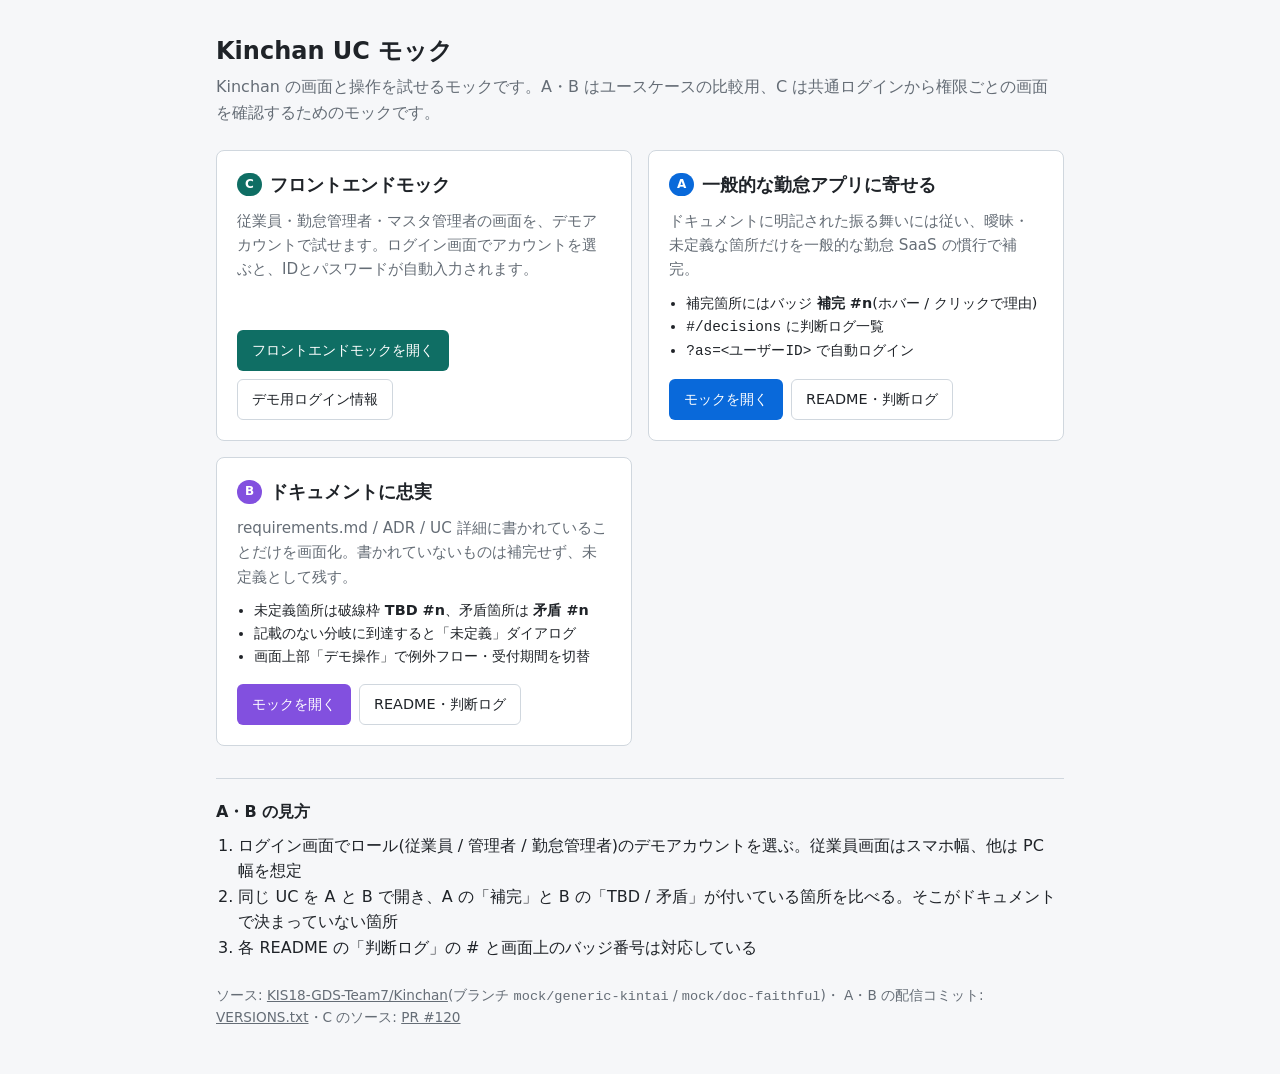
<file: index.html>
<!doctype html>
<html lang="ja">
<head>
<meta charset="utf-8">
<meta name="viewport" content="width=device-width, initial-scale=1">
<title>Kinchan UC モック</title>
<style>
  :root {
    --bg: #f6f7f9; --fg: #1f2328; --muted: #656d76; --card: #ffffff; --border: #d0d7de;
    --accent-a: #0969da; --accent-b: #8250df;
  }
  @media (prefers-color-scheme: dark) {
    :root:not([data-theme="light"]) {
      --bg: #0d1117; --fg: #e6edf3; --muted: #8b949e; --card: #161b22; --border: #30363d;
      --accent-a: #58a6ff; --accent-b: #bc8cff;
    }
  }
  * { box-sizing: border-box; }
  body { margin: 0; background: var(--bg); color: var(--fg); font-family: system-ui, -apple-system, "Segoe UI", Roboto, "Noto Sans JP", sans-serif; line-height: 1.6; }
  main { max-width: 880px; margin: 0 auto; padding: 32px 16px 48px; }
  h1 { font-size: 1.5rem; margin: 0 0 4px; }
  .lead { color: var(--muted); margin: 0 0 24px; }
  .cards { display: grid; grid-template-columns: repeat(auto-fit, minmax(280px, 1fr)); gap: 16px; }
  .card { background: var(--card); border: 1px solid var(--border); border-radius: 8px; padding: 20px; display: flex; flex-direction: column; gap: 10px; }
  .card h2 { font-size: 1.1rem; margin: 0; display: flex; align-items: center; gap: 8px; }
  .tag { font-size: .75rem; font-weight: 600; padding: 2px 8px; border-radius: 999px; color: #fff; }
  .tag-a { background: var(--accent-a); } .tag-b { background: var(--accent-b); } .tag-c { background: #0f6e64; }
  .card p { margin: 0; color: var(--muted); font-size: .95rem; }
  .card ul { margin: 0; padding-left: 1.2em; font-size: .9rem; }
  .actions { margin-top: auto; display: flex; flex-wrap: wrap; gap: 8px; padding-top: 6px; }
  .btn { display: inline-block; padding: 8px 14px; border-radius: 6px; border: 1px solid var(--border); text-decoration: none; color: var(--fg); background: var(--card); font-size: .9rem; }
  .btn-primary { color: #fff; border-color: transparent; }
  .btn-a { background: var(--accent-a); } .btn-b { background: var(--accent-b); } .btn-c { background: #0f6e64; }
  section.howto { margin-top: 32px; border-top: 1px solid var(--border); padding-top: 20px; }
  section.howto h3 { font-size: 1rem; margin: 0 0 8px; }
  section.howto ol { margin: 0; padding-left: 1.4em; }
  footer { margin-top: 24px; color: var(--muted); font-size: .85rem; }
  footer a { color: inherit; }
</style>
</head>
<body>
<main>
  <h1>Kinchan UC モック</h1>
  <p class="lead">Kinchan の画面と操作を試せるモックです。A・B はユースケースの比較用、C は共通ログインから権限ごとの画面を確認するためのモックです。</p>

  <div class="cards">
    <article class="card">
      <h2><span class="tag tag-c">C</span>フロントエンドモック</h2>
      <p>従業員・勤怠管理者・マスタ管理者の画面を、デモアカウントで試せます。ログイン画面でアカウントを選ぶと、IDとパスワードが自動入力されます。</p>
      <div class="actions">
        <a class="btn btn-primary btn-c" href="./frontend/">フロントエンドモックを開く</a>
        <a class="btn" href="https://github.com/KIS18-GDS-Team7/Kinchan/blob/08309d3b7856d83416e71677bac75bc10be158b0/mock/README.md#デモ用ログイン">デモ用ログイン情報</a>
      </div>
    </article>

    <article class="card">
      <h2><span class="tag tag-a">A</span>一般的な勤怠アプリに寄せる</h2>
      <p>ドキュメントに明記された振る舞いには従い、曖昧・未定義な箇所だけを一般的な勤怠 SaaS の慣行で補完。</p>
      <ul>
        <li>補完箇所にはバッジ <strong>補完 #n</strong>(ホバー / クリックで理由)</li>
        <li><code>#/decisions</code> に判断ログ一覧</li>
        <li><code>?as=&lt;ユーザーID&gt;</code> で自動ログイン</li>
      </ul>
      <div class="actions">
        <a class="btn btn-primary btn-a" href="./generic/">モックを開く</a>
        <a class="btn" href="https://github.com/KIS18-GDS-Team7/Kinchan/blob/mock/generic-kintai/mock/README.md">README・判断ログ</a>
      </div>
    </article>

    <article class="card">
      <h2><span class="tag tag-b">B</span>ドキュメントに忠実</h2>
      <p>requirements.md / ADR / UC 詳細に書かれていることだけを画面化。書かれていないものは補完せず、未定義として残す。</p>
      <ul>
        <li>未定義箇所は破線枠 <strong>TBD #n</strong>、矛盾箇所は <strong>矛盾 #n</strong></li>
        <li>記載のない分岐に到達すると「未定義」ダイアログ</li>
        <li>画面上部「デモ操作」で例外フロー・受付期間を切替</li>
      </ul>
      <div class="actions">
        <a class="btn btn-primary btn-b" href="./faithful/">モックを開く</a>
        <a class="btn" href="https://github.com/KIS18-GDS-Team7/Kinchan/blob/mock/doc-faithful/mock/README.md">README・判断ログ</a>
      </div>
    </article>
  </div>

  <section class="howto">
    <h3>A・B の見方</h3>
    <ol>
      <li>ログイン画面でロール(従業員 / 管理者 / 勤怠管理者)のデモアカウントを選ぶ。従業員画面はスマホ幅、他は PC 幅を想定</li>
      <li>同じ UC を A と B で開き、A の「補完」と B の「TBD / 矛盾」が付いている箇所を比べる。そこがドキュメントで決まっていない箇所</li>
      <li>各 README の「判断ログ」の # と画面上のバッジ番号は対応している</li>
    </ol>
  </section>

  <footer>
    ソース: <a href="https://github.com/KIS18-GDS-Team7/Kinchan">KIS18-GDS-Team7/Kinchan</a>(ブランチ <code>mock/generic-kintai</code> / <code>mock/doc-faithful</code>)・
    A・B の配信コミット: <a href="./VERSIONS.txt">VERSIONS.txt</a>・C のソース: <a href="https://github.com/KIS18-GDS-Team7/Kinchan/pull/120">PR #120</a>
  </footer>
</main>
</body>
</html>
</file>
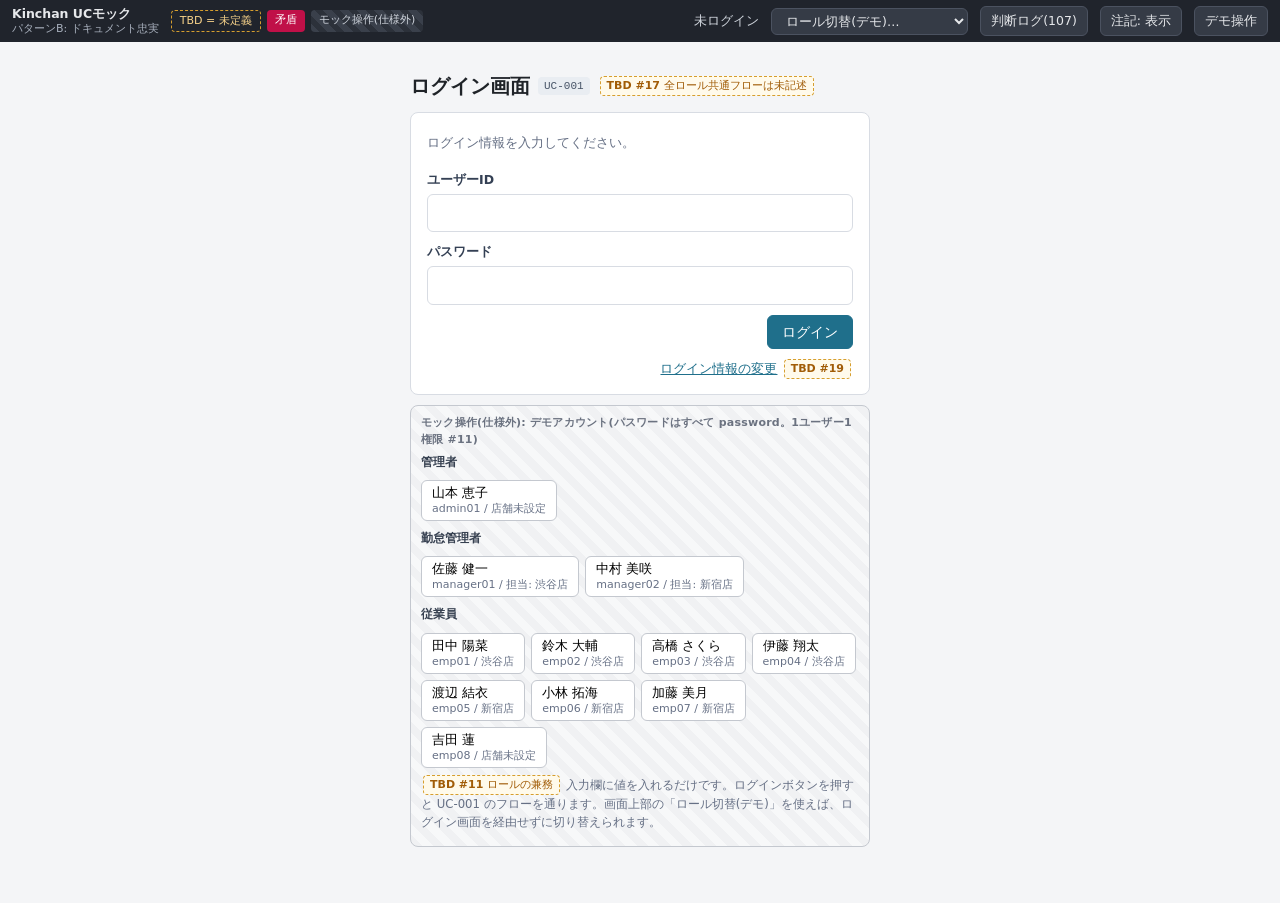
<file: faithful/index.html>
<!doctype html>
<html lang="ja">
<head>
<meta charset="utf-8">
<meta name="viewport" content="width=device-width, initial-scale=1">
<title>Kinchan UCモック(パターンB)</title>
<link rel="stylesheet" href="css/style.css">
<link rel="stylesheet" href="css/admin.css">
<link rel="stylesheet" href="css/manager.css">
<link rel="stylesheet" href="css/employee.css">
</head>
<body>
<div id="mockbar"></div>
<div id="demopanel" hidden></div>
<div id="app"></div>
<!-- file:// で開けるよう、ES Modules は使わず順番に読み込む -->
<script src="js/log-data.js"></script>
<script src="js/store.js"></script>
<script src="js/ui.js"></script>
<script src="js/app.js"></script>
<script src="js/screens-common.js"></script>
<script src="js/screens-admin.js"></script>
<script src="js/screens-manager.js"></script>
<script src="js/screens-employee.js"></script>
<script>K.start();</script>
</body>
</html>
</file>
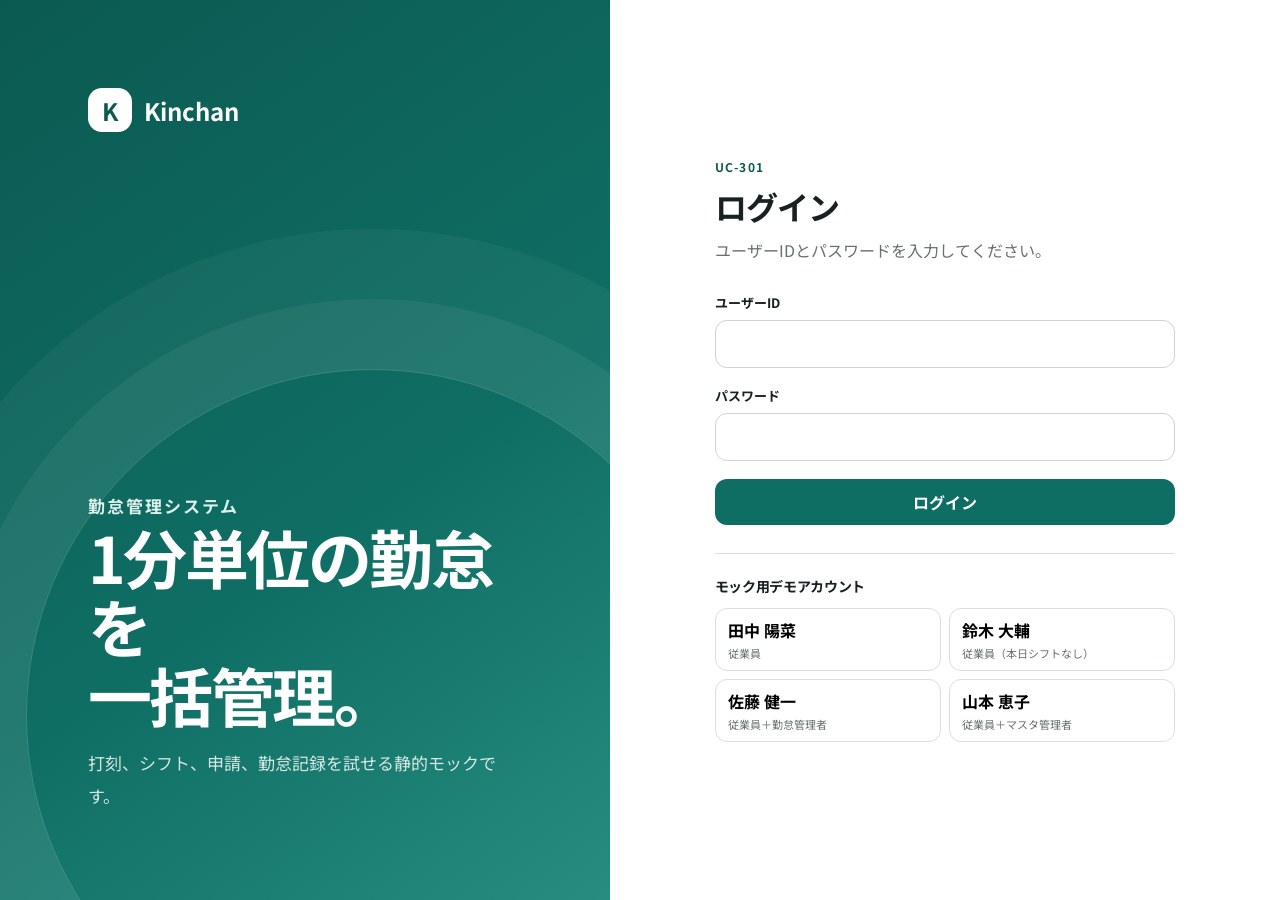
<file: frontend/index.html>
<!doctype html>
<html lang="ja">
  <head>
    <meta charset="UTF-8" />
    <meta name="viewport" content="width=device-width, initial-scale=1, viewport-fit=cover" />
    <meta name="theme-color" content="#0f6e64" />
    <title>Kinchan フロントエンドモック</title>
    <link rel="preconnect" href="https://fonts.googleapis.com" />
    <link rel="preconnect" href="https://fonts.gstatic.com" crossorigin />
    <link
      href="https://fonts.googleapis.com/css2?family=Noto+Sans+JP:wght@400;500;600;700&display=swap"
      rel="stylesheet"
    />
    <link rel="stylesheet" href="./styles.css?v=20261125-tanaka-notices" />
  </head>
  <body>
    <div id="app"></div>
    <script src="./model.js?v=20261125-tanaka-notices"></script>
    <script src="./navigation.js?v=20261125-tanaka-notices"></script>
    <script src="./calendar.js?v=20261125-tanaka-notices"></script>
    <script src="./app.js?v=20261125-tanaka-notices"></script>
  </body>
</html>
</file>
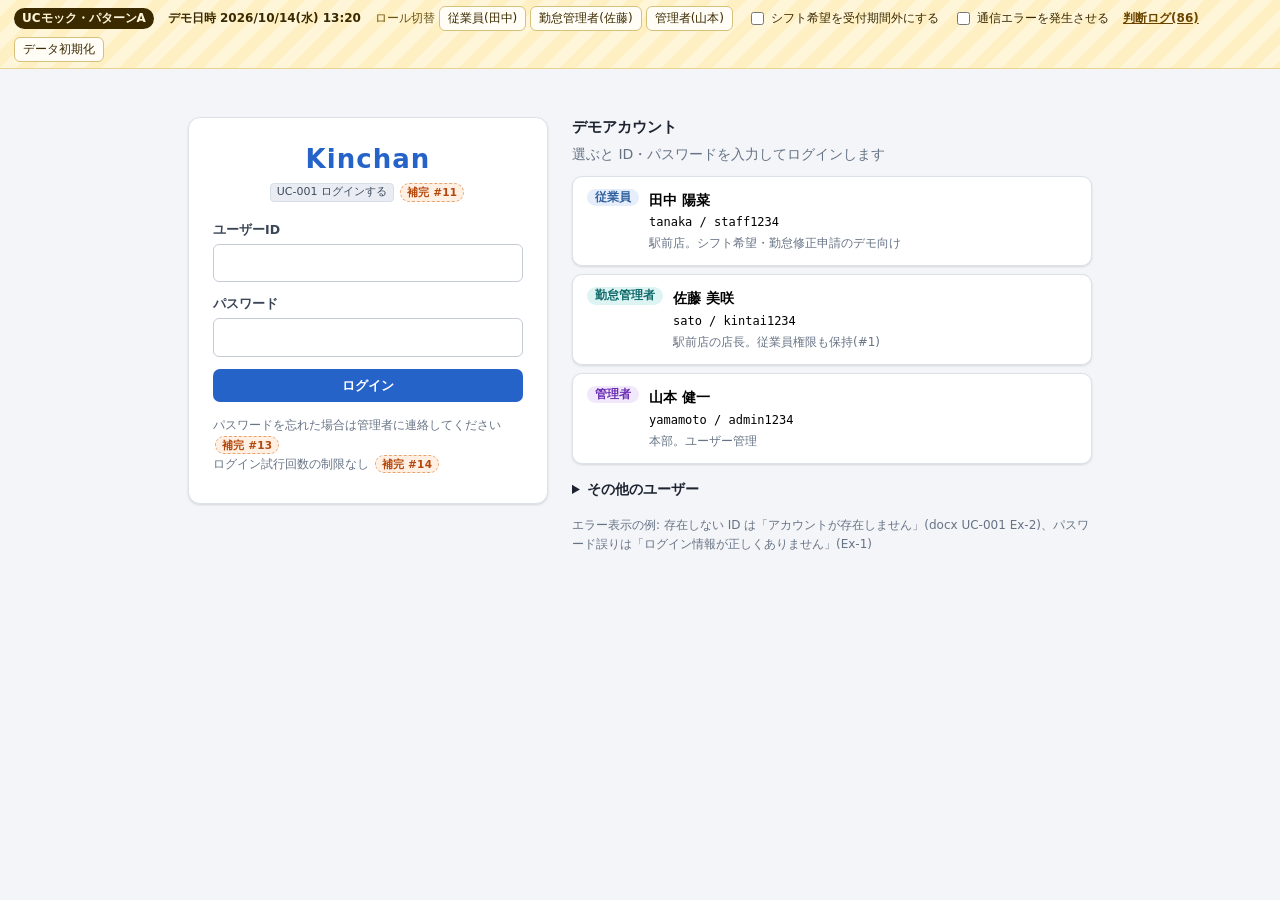
<file: generic/index.html>
<!doctype html>
<html lang="ja">
<head>
  <meta charset="utf-8">
  <meta name="viewport" content="width=device-width, initial-scale=1">
  <title>Kinchan UCモック</title>
  <link rel="stylesheet" href="css/style.css">
</head>
<body>
  <div id="app"></div>
  <noscript>このモックの表示には JavaScript が必要です。</noscript>
  <script src="js/decisions.js"></script>
  <script src="js/util.js"></script>
  <script src="js/seed.js"></script>
  <script src="js/store.js"></script>
  <script src="js/ui.js"></script>
  <script src="js/app.js"></script>
  <script src="js/views/employee.js"></script>
  <script src="js/views/manager.js"></script>
  <script src="js/views/admin.js"></script>
</body>
</html>
</file>
<file: faithful/css/style.css>
/* Kinchan UCモック(パターンB) 共通スタイル */
:root {
  --bg: #f4f5f7;
  --surface: #ffffff;
  --text: #1f2328;
  --muted: #667085;
  --line: #d8dce3;
  --primary: #1f6f8b;
  --primary-weak: #e3f0f4;
  --danger: #b42318;
  --ok: #067647;
  --ok-weak: #e6f4ec;
  --pending: #b54708;
  --pending-weak: #fef0e1;
  --ng-weak: #fdecea;
  --tbd: #a15c07;
  --tbd-line: #d69e2e;
  --tbd-weak: #fffaeb;
  --conflict: #c01048;
  --conflict-weak: #fff0f4;
  --scaffold: #6b7280;
  --radius: 8px;
  --font: system-ui, -apple-system, "Hiragino Sans", "Noto Sans JP", "Yu Gothic UI", sans-serif;
}
* { box-sizing: border-box; }
html, body { margin: 0; }
body { font-family: var(--font); color: var(--text); background: var(--bg); font-size: 14px; line-height: 1.6; }
a { color: var(--primary); }
h2 { font-size: 1.25rem; margin: 0; }
h3 { font-size: 1.05rem; margin: 0; }
h4 { font-size: .95rem; margin: 0 0 .4rem; }
p { margin: .4rem 0; }
.muted { color: var(--muted); font-size: .9em; }
.nowrap { white-space: nowrap; }
[hidden] { display: none !important; }

/* ───────── モック操作バー ───────── */
#mockbar {
  position: sticky; top: 0; z-index: 50; display: flex; flex-wrap: wrap; align-items: center; gap: 8px 12px;
  padding: 6px 12px; background: #20242c; color: #e6e8eb; font-size: 12.5px;
}
.mockbar-brand { display: flex; flex-direction: column; line-height: 1.25; }
.mockbar-brand span { color: #a8b0bd; font-size: 11px; }
.mockbar-legend { display: flex; gap: 6px; flex-wrap: wrap; }
.legend { padding: 1px 8px; border-radius: 4px; font-size: 11px; }
.legend-tbd { border: 1.5px dashed var(--tbd-line); color: #f8d38a; }
.legend-conflict { background: var(--conflict); color: #fff; }
.legend-scaffold { background: repeating-linear-gradient(45deg, #3a404b 0 6px, #2c313a 6px 12px); color: #cfd4dc; }
.mockbar-spacer { flex: 1; }
.mockbar-who { color: #cfd4dc; }
.mockbar-select, .mockbar-btn {
  background: #353b46; color: #e6e8eb; border: 1px solid #4b5260; border-radius: 6px; padding: 4px 10px; font: inherit; text-decoration: none; cursor: pointer;
}
.mockbar-btn.on { background: #e6e8eb; color: #20242c; }
#demopanel {
  position: fixed; top: 52px; right: 12px; z-index: 60; width: min(440px, calc(100vw - 24px)); max-height: calc(100vh - 70px); overflow: auto;
  background: var(--surface); border: 1px solid var(--line); border-radius: var(--radius); box-shadow: 0 12px 32px rgba(0,0,0,.18); padding: 12px 14px;
  background-image: repeating-linear-gradient(45deg, rgba(0,0,0,.018) 0 8px, transparent 8px 16px);
}
#demopanel section { border-top: 1px solid var(--line); padding: 10px 0; display: grid; gap: 6px; }
.demopanel-head { display: flex; justify-content: space-between; align-items: center; margin-bottom: 6px; }
.armed { margin: 0; padding-left: 1.2em; }
.eventlog { margin: 0; padding-left: 1.4em; max-height: 260px; overflow: auto; font-size: 12px; }
.eventlog li { margin: 2px 0; }
.ev-at { color: var(--muted); margin-right: 4px; font-variant-numeric: tabular-nums; }
.check { display: flex; gap: 6px; align-items: center; }
.linklike { background: none; border: none; color: var(--primary); cursor: pointer; padding: 0; font: inherit; text-decoration: underline; }

/* ───────── 注記: TBD / 矛盾 / モック操作 ───────── */
.chip {
  display: inline-flex; align-items: center; gap: 4px; padding: 0 6px; margin: 0 2px; border-radius: 4px;
  font-size: 11px; font-weight: 600; line-height: 18px; cursor: pointer; vertical-align: middle; white-space: nowrap; user-select: none;
}
.chip-tbd { border: 1.5px dashed var(--tbd-line); color: var(--tbd); background: var(--tbd-weak); }
.chip-conflict { background: var(--conflict); color: #fff; border: 1.5px solid var(--conflict); }
.chip-label { font-weight: 400; }
.chip:focus-visible { outline: 2px solid var(--primary); outline-offset: 1px; }
.tbd-box { border: 2px dashed var(--tbd-line); border-radius: var(--radius); padding: 8px 10px 10px; margin: 8px 0; background: rgba(255, 250, 235, .5); }
.tbd-box-head { display: flex; gap: 6px; align-items: center; font-size: 12px; color: var(--tbd); margin-bottom: 6px; flex-wrap: wrap; }
.tbd-placeholder {
  display: flex; gap: 8px; align-items: center; flex-wrap: wrap; border: 2px dashed var(--tbd-line); border-radius: var(--radius);
  padding: 10px 12px; margin: 8px 0; color: var(--tbd); background: repeating-linear-gradient(-45deg, var(--tbd-weak) 0 10px, #fff 10px 20px); font-size: 13px;
}
.conflict-box { border: 2px solid var(--conflict); border-radius: var(--radius); padding: 8px 10px; margin: 8px 0; background: var(--conflict-weak); }
.conflict-box-head { display: flex; gap: 6px; align-items: center; font-size: 12px; color: var(--conflict); margin-bottom: 6px; flex-wrap: wrap; font-weight: 600; }
.docmsg { display: inline-flex; gap: 4px; align-items: center; flex-wrap: wrap; }
.docmsg-text { font-style: italic; }
.scaffold {
  border: 1px solid #c4c8cf; border-radius: var(--radius); padding: 8px 10px; margin: 8px 0; font-size: 13px;
  background: repeating-linear-gradient(45deg, #f0f1f3 0 8px, #f7f8f9 8px 16px);
}
.scaffold-head { font-size: 11px; color: var(--scaffold); font-weight: 600; margin-bottom: 4px; letter-spacing: .02em; }
.scaffold-link {
  display: inline-block; padding: 2px 8px; border-radius: 4px; font-size: 12px; color: #374151; text-decoration: none;
  background: repeating-linear-gradient(45deg, #eceef1 0 6px, #f6f7f8 6px 12px); border: 1px solid #c4c8cf;
}
body.hide-notes .chip, body.hide-notes .tbd-box-head .chip, body.hide-notes .conflict-box-head .chip { display: none; }
body.hide-notes .tbd-box, body.hide-notes .conflict-box { border-color: transparent; background: none; padding: 0; }
body.hide-notes .tbd-box-head, body.hide-notes .conflict-box-head { display: none; }

/* ───────── ポップオーバー・モーダル・トースト ───────── */
.popover {
  position: fixed; z-index: 100; background: var(--surface); border: 1px solid var(--line); border-radius: var(--radius);
  box-shadow: 0 12px 32px rgba(0,0,0,.2); padding: 10px 12px; font-size: 13px;
}
.popover-head { display: flex; align-items: center; gap: 8px; margin-bottom: 6px; }
.popover-uc { color: var(--muted); font-size: 12px; flex: 1; }
.popover-close { background: none; border: none; font-size: 18px; cursor: pointer; color: var(--muted); line-height: 1; }
.popover dl { margin: 0; }
.popover dt { font-weight: 600; font-size: 12px; color: var(--muted); margin-top: 6px; }
.popover dd { margin: 2px 0 0; }
.popover-link { display: inline-block; margin-top: 8px; font-size: 12px; }
.modal-back { position: fixed; inset: 0; z-index: 90; background: rgba(15, 20, 30, .45); display: grid; place-items: center; padding: 16px; }
.modal { background: var(--surface); border-radius: 10px; width: min(480px, 100%); max-height: calc(100vh - 32px); overflow: auto; box-shadow: 0 20px 48px rgba(0,0,0,.25); }
.modal-wide { width: min(760px, 100%); }
.modal-head { display: flex; gap: 8px; align-items: center; flex-wrap: wrap; padding: 14px 16px 6px; }
.modal-body { padding: 4px 16px 8px; }
.modal-actions { display: flex; gap: 8px; justify-content: flex-end; padding: 8px 16px 14px; flex-wrap: wrap; }
.tbd-notice p { margin: .5rem 0; }
.toast { position: fixed; z-index: 120; left: 50%; bottom: 24px; transform: translateX(-50%); background: #20242c; color: #fff; padding: 8px 16px; border-radius: 8px; transition: opacity .4s; max-width: calc(100vw - 32px); }
.toast-success { background: var(--ok); }
.toast-error { background: var(--danger); }
.toast-out { opacity: 0; }

/* ───────── 部品 ───────── */
.btn {
  display: inline-flex; align-items: center; justify-content: center; gap: 4px; min-height: 34px; padding: 4px 14px; border-radius: 6px;
  border: 1px solid var(--line); background: var(--surface); color: var(--text); font: inherit; cursor: pointer; white-space: nowrap;
}
.btn:hover { background: #f2f4f7; }
.btn:disabled { opacity: .45; cursor: not-allowed; }
.btn-primary { background: var(--primary); border-color: var(--primary); color: #fff; }
.btn-primary:hover { background: #185a71; }
.btn-danger { background: var(--danger); border-color: var(--danger); color: #fff; }
.btn-danger:hover { background: #912018; }
.btn-ghost { background: transparent; }
.btn-lg { min-height: 56px; font-size: 1.1rem; font-weight: 600; }
.card { background: var(--surface); border: 1px solid var(--line); border-radius: var(--radius); padding: 14px 16px; margin: 10px 0; }
.form { display: grid; gap: 10px; }
.field { display: grid; gap: 4px; }
.field-label { font-size: 12.5px; font-weight: 600; color: #344054; display: flex; gap: 4px; align-items: center; flex-wrap: wrap; }
.req { color: var(--danger); }
.input { width: 100%; padding: 7px 10px; border: 1px solid var(--line); border-radius: 6px; font: inherit; background: #fff; color: var(--text); }
.input:focus { outline: 2px solid var(--primary-weak); border-color: var(--primary); }
.input.invalid { border-color: var(--danger); background: #fffafa; }
input[type="time"].input, input[type="date"].input { width: auto; min-width: 8em; }
.form-actions { display: flex; gap: 8px; flex-wrap: wrap; justify-content: flex-end; align-items: center; }
.form-sub { font-size: 13px; text-align: right; }
.msg-area:empty { display: none; }
.alert { border-radius: 6px; padding: 8px 12px; margin: 8px 0; border: 1px solid; font-size: 13.5px; }
.alert-error { background: var(--ng-weak); border-color: #f5b5ad; color: #7a1a12; }
.alert-info { background: var(--primary-weak); border-color: #b5d5e0; color: #11495c; }
.alert-success { background: var(--ok-weak); border-color: #a6d8b9; color: #054f31; }
.alert-warn { background: var(--pending-weak); border-color: #f5c99b; color: #7a3306; }
.badge { display: inline-block; padding: 0 8px; border-radius: 999px; font-size: 12px; line-height: 20px; background: #eef0f3; color: #344054; white-space: nowrap; }
.badge-ok { background: var(--ok-weak); color: var(--ok); }
.badge-ng { background: var(--ng-weak); color: var(--danger); }
.badge-pending { background: var(--pending-weak); color: var(--pending); }
.badge-warn { background: #fff4d6; color: #93630a; }
.badge-muted { background: #eef0f3; color: var(--muted); }
.uc-tags { display: inline-flex; gap: 4px; flex-wrap: wrap; }
.uc-tag { font-size: 11px; padding: 0 6px; border-radius: 4px; background: #e9edf2; color: #475467; font-family: ui-monospace, SFMono-Regular, Menlo, monospace; line-height: 18px; }
.table-wrap { overflow-x: auto; border: 1px solid var(--line); border-radius: var(--radius); background: var(--surface); }
.table { width: 100%; border-collapse: collapse; font-size: 13px; }
.table th, .table td { padding: 7px 10px; border-bottom: 1px solid #eceef2; text-align: left; vertical-align: top; }
.table th { background: #f7f8fa; font-size: 12px; color: #475467; font-weight: 600; white-space: nowrap; }
.table tr:last-child td { border-bottom: none; }
.table tr.clickable { cursor: pointer; }
.table tr.clickable:hover td { background: #f5f9fb; }
.table tr.selected td { background: var(--primary-weak); }
.table tr.focus td { background: #fff7e0; }
.table td.empty { text-align: center; color: var(--muted); padding: 18px; }
.kv { display: grid; grid-template-columns: max-content 1fr; gap: 4px 14px; margin: 6px 0; }
.kv dt { color: var(--muted); font-size: 12.5px; }
.kv dd { margin: 0; }
.diff-before { color: var(--muted); text-decoration: line-through; }
.diff-after { font-weight: 600; }
.filters { display: flex; gap: 8px; flex-wrap: wrap; align-items: center; margin: 8px 0; }
.filters .input { width: auto; }
.quote { margin: 6px 0; padding: 6px 10px 6px 28px; background: #f7f8fa; border-left: 3px solid #c9ced6; color: #344054; font-size: 13px; }
ul.quote { list-style: disc; }
.link-list { margin: 0; padding-left: 1.2em; }
.split { display: grid; grid-template-columns: minmax(0, 1.2fr) minmax(0, 1fr); gap: 14px; align-items: start; }
@media (max-width: 1000px) { .split { grid-template-columns: 1fr; } }
.steps { display: flex; gap: 6px; flex-wrap: wrap; margin: 6px 0 10px; font-size: 12px; }
.steps span { padding: 1px 8px; border-radius: 999px; background: #eef0f3; color: var(--muted); }
.steps span.on { background: var(--primary); color: #fff; }

/* ───────── 画面見出し ───────── */
.screen { display: block; }
.screen-head { display: flex; gap: 8px; align-items: center; flex-wrap: wrap; margin: 4px 0 10px; }
.screen-notes { display: inline-flex; gap: 4px; flex-wrap: wrap; }

/* ───────── レイアウト: ログイン ───────── */
.layout-auth { padding: 24px 16px 48px; }
.auth-wrap { max-width: 460px; margin: 0 auto; }
.demo-accounts { display: grid; gap: 8px; }
.demo-role { font-size: 12px; font-weight: 600; color: #374151; margin-bottom: 2px; }
.demo-group { display: flex; flex-wrap: wrap; gap: 6px; align-items: center; }
.demo-group .demo-role { flex-basis: 100%; }
.demo-account { display: inline-flex; flex-direction: column; align-items: flex-start; padding: 4px 10px; border: 1px solid #c4c8cf; border-radius: 6px; background: #fff; cursor: pointer; font: inherit; line-height: 1.3; }
.demo-account small { color: var(--muted); font-size: 11px; }
.demo-account:hover { border-color: var(--primary); }

/* ───────── レイアウト: PC(管理者・勤怠管理者) ───────── */
.layout-pc { min-height: calc(100vh - 44px); display: flex; flex-direction: column; }
.app-header { display: flex; align-items: center; gap: 12px; padding: 8px 16px; background: var(--surface); border-bottom: 1px solid var(--line); }
.app-brand { font-weight: 800; color: var(--primary); letter-spacing: .02em; }
.app-role { color: var(--muted); font-size: 13px; flex: 1; }
.app-user { display: flex; align-items: center; gap: 8px; flex-wrap: wrap; justify-content: flex-end; }
.app-user-name { font-weight: 600; }
.app-user-role { font-size: 12px; color: var(--muted); }
.logout-wrap { display: inline-flex; align-items: center; }
.layout-pc-body { display: grid; grid-template-columns: 250px minmax(0, 1fr); flex: 1; }
.sidebar { padding: 8px 10px; border-right: 1px solid var(--line); background: #fafbfc; }
.sidebar .scaffold { margin: 0; }
.nav-note { font-size: 11.5px; color: var(--muted); margin-bottom: 6px; }
.side-nav { display: grid; gap: 1px; }
.nav-group { font-size: 11px; font-weight: 700; color: #475467; margin: 8px 0 2px; }
.nav-item { display: grid; grid-template-columns: auto 1fr; gap: 6px; padding: 4px 6px; border-radius: 5px; text-decoration: none; color: #1f2937; font-size: 12.5px; line-height: 1.35; }
.nav-item:hover { background: rgba(31, 111, 139, .08); }
.nav-item.active { background: var(--primary); color: #fff; }
.nav-uc { font-family: ui-monospace, Menlo, monospace; font-size: 10.5px; opacity: .75; padding-top: 1px; }
.main { padding: 14px 20px 48px; min-width: 0; }
@media (max-width: 760px) {
  .layout-pc-body { grid-template-columns: 1fr; }
  .sidebar { border-right: none; border-bottom: 1px solid var(--line); }
  .main { padding: 12px 16px 40px; }
}

/* ───────── レイアウト: スマホ(従業員) ───────── */
.phone-stage { padding: 16px 16px 48px; display: flex; flex-direction: column; align-items: center; }
.phone-caption { font-size: 11.5px; color: var(--muted); margin-bottom: 6px; }
.phone { width: 100%; max-width: 390px; min-height: 720px; background: var(--bg); border: 1px solid #c9ced6; border-radius: 22px; overflow: hidden; box-shadow: 0 10px 30px rgba(0,0,0,.12); display: flex; flex-direction: column; }
.phone-header { display: flex; align-items: center; justify-content: space-between; gap: 8px; padding: 10px 12px; background: var(--surface); border-bottom: 1px solid var(--line); }
.phone-header .app-user { gap: 4px; }
.phone-header .app-user-role { display: none; }
.phone-main { padding: 10px 12px 24px; flex: 1; }
.phone-main .card { padding: 12px; }
.phone-main .table { font-size: 12.5px; }
.phone-main .table th, .phone-main .table td { padding: 6px 8px; }
@media (max-width: 430px) {
  .phone-stage { padding: 0; }
  .phone-caption { display: none; }
  .phone { border-radius: 0; border: none; box-shadow: none; min-height: calc(100vh - 44px); }
}

/* ───────── レイアウト: 判断ログ ───────── */
.layout-mock { padding: 16px; max-width: 1400px; margin: 0 auto; }
.log-screen .table td:nth-child(3), .log-screen .table td:nth-child(4) { min-width: 260px; }
</file>
<file: faithful/css/admin.css>
/* admin 画面固有のスタイル */
.admin-toolbar { display: flex; gap: 12px; align-items: center; justify-content: space-between; flex-wrap: wrap; margin-bottom: 8px; }
.tbd-cell { display: inline-block; padding: 0 6px; border: 1px dashed var(--tbd-line); border-radius: 4px; color: var(--tbd); font-size: 11px; }
.op-grid { display: grid; grid-template-columns: repeat(auto-fill, minmax(250px, 1fr)); gap: 8px; }
.op-cell { display: grid; gap: 2px; align-content: start; }
.op-cell .btn { justify-content: flex-start; white-space: normal; text-align: left; }
.avail-text { font-size: 13px; }
.avail-table { width: auto; }
.avail-table td { vertical-align: middle; }
</file>
<file: faithful/css/manager.css>
/* manager 画面固有のスタイル(必要な場合のみ) */
.btn-sm { min-height: 28px; padding: 2px 10px; font-size: 12.5px; }
.row-actions { display: inline-flex; gap: 4px; }
.filters .grow { flex: 1; }
.filter-period { display: inline-flex; gap: 4px; align-items: center; font-size: 12.5px; color: #475467; }
.inline-fields { display: flex; flex-wrap: wrap; gap: 10px 14px; align-items: flex-end; }
.inline-fields .field { min-width: 160px; }
ul.compact { margin: 4px 0; padding-left: 1.2em; }
.charge-note { display: inline-flex; align-items: center; gap: 2px; font-size: 12px; color: var(--muted); }
.notify-line { font-size: 12.5px; margin-top: 2px; }
.fix-change { display: grid; gap: 1px; }
.card h3 { margin-bottom: 6px; }
.card h4 { margin-top: 10px; }
.table td.reason { min-width: 10em; }
</file>
<file: faithful/css/employee.css>
/* employee 画面固有のスタイル(スマホ幅) */
.emp-uc-head { display: flex; gap: 6px; align-items: center; flex-wrap: wrap; font-size: .98rem; margin-bottom: 4px; }
.emp-ref .quote { font-size: 12.5px; }
.emp-back { margin-top: 14px; }
.punch-buttons { display: grid; grid-template-columns: 1fr 1fr; gap: 10px; }
.punch-status { margin-top: 8px; }
.punch-status ul { margin: 2px 0 0; padding-left: 1.2em; font-variant-numeric: tabular-nums; }
.status-now { display: flex; align-items: center; gap: 6px; font-weight: 600; }
.status-defs { list-style: none; padding: 0; margin: 8px 0 0; display: grid; gap: 4px; font-size: 13px; }
.time-row { display: grid; grid-template-columns: 1fr 1fr; gap: 8px; }
.time-row input[type="time"].input { width: 100%; min-width: 0; }
.wish-table td { vertical-align: middle; }
.wish-table select.input { width: auto; min-width: 7.5em; padding: 5px 6px; }
.wish-times { display: flex; gap: 4px; align-items: center; margin-top: 4px; }
.wish-times input[type="time"].input { width: 7.4em; min-width: 0; padding: 5px 6px; }
.wish-times input:disabled { opacity: .45; }
.table tr.invalid td { background: #fff1f0; }
.month-nav { display: flex; align-items: center; justify-content: space-between; gap: 8px; margin: 6px 0; }
.shift-line { white-space: nowrap; font-size: 12px; line-height: 1.5; }
.shift-line.mine { font-weight: 700; color: var(--primary); }
.fix-detail h3 { margin-bottom: 4px; }
/* スマホ幅では定義リストを縦積みにし、表の見出しも折り返す */
.phone-main .kv { grid-template-columns: minmax(0, 1fr); gap: 0; }
.phone-main .kv dd { margin-bottom: 6px; overflow-wrap: anywhere; }
.phone-main .table th { white-space: normal; }
</file>
<file: frontend/styles.css>
:root {
  color-scheme: light;
  --ink: #17211f;
  --muted: #66716e;
  --line: #d8e1df;
  --surface: #ffffff;
  --canvas: #f4f7f6;
  --teal-50: #ddf0ec;
  --teal-100: #c8e6e0;
  --teal-600: #0f6e64;
  --teal-700: #0b5a51;
  --orange-50: #fdebd3;
  --orange-700: #8a4a06;
  --red-50: #f6e1e1;
  --red-700: #8e1f23;
  --gray-100: #e9ecef;
  --gray-700: #3a4048;
  --shadow: 0 12px 34px rgba(24, 61, 55, 0.08);
  --radius: 20px;
}

* { box-sizing: border-box; }
html { min-width: 320px; background: var(--canvas); }
body {
  margin: 0;
  min-height: 100vh;
  color: var(--ink);
  background: var(--canvas);
  font-family: "Noto Sans JP", system-ui, -apple-system, BlinkMacSystemFont, "Segoe UI", sans-serif;
  -webkit-font-smoothing: antialiased;
}
button, input, select, textarea { font: inherit; }
button, a, select, input { min-height: 44px; }
button { cursor: pointer; }
button:disabled { cursor: not-allowed; opacity: .48; }
a { color: inherit; }
.num { font-variant-numeric: tabular-nums; }
.sr-only { position: absolute; width: 1px; height: 1px; overflow: hidden; clip: rect(0,0,0,0); }

.login-shell {
  min-height: 100vh;
  display: grid;
  grid-template-columns: minmax(300px, 1fr) minmax(420px, 1.1fr);
  background: #fff;
}
.login-brand {
  position: relative;
  overflow: hidden;
  display: flex;
  flex-direction: column;
  justify-content: space-between;
  padding: clamp(40px, 7vw, 88px);
  color: #fff;
  background: linear-gradient(145deg, #0b5a51 0%, #0f6e64 58%, #278d81 100%);
}
.login-brand::after {
  content: "";
  position: absolute;
  right: -18%;
  bottom: -18%;
  width: 54vw;
  aspect-ratio: 1;
  border-radius: 50%;
  border: 1px solid rgba(255,255,255,.18);
  box-shadow: 0 0 0 70px rgba(255,255,255,.05), 0 0 0 140px rgba(255,255,255,.04);
}
.brand-mark { display: flex; align-items: center; gap: 12px; font-weight: 700; font-size: 24px; }
.brand-logo { display: grid; place-items: center; width: 44px; height: 44px; border-radius: 14px; color: var(--teal-700); background: #fff; }
.login-copy { position: relative; z-index: 1; max-width: 560px; }
.login-copy h1 { margin: 0 0 18px; font-size: clamp(38px, 5vw, 70px); line-height: 1.08; letter-spacing: -.04em; }
.login-copy p { margin: 0; color: rgba(255,255,255,.82); font-size: 17px; line-height: 1.9; }
.login-panel { display: grid; place-items: center; padding: 48px 7vw; }
.login-card { width: min(100%, 460px); }
.eyebrow { margin: 0 0 8px; color: var(--teal-700); font-size: 12px; font-weight: 700; letter-spacing: .12em; text-transform: uppercase; }
h1, h2, h3 { letter-spacing: -.025em; }
.login-card h2 { margin: 0 0 8px; font-size: 32px; }
.lead { margin: 0 0 28px; color: var(--muted); line-height: 1.7; }
.field { display: grid; gap: 8px; margin-bottom: 18px; }
.field label { font-size: 13px; font-weight: 700; }
.input, .select, .textarea {
  width: 100%;
  border: 1px solid #cbd6d3;
  border-radius: 12px;
  padding: 11px 13px;
  color: var(--ink);
  background: #fff;
  outline: none;
}
.textarea { min-height: 96px; resize: vertical; }
.input:focus, .select:focus, .textarea:focus { border-color: var(--teal-600); box-shadow: 0 0 0 3px rgba(15,110,100,.12); }
.btn {
  display: inline-flex;
  align-items: center;
  justify-content: center;
  gap: 8px;
  border: 1px solid transparent;
  border-radius: 12px;
  padding: 10px 16px;
  font-weight: 700;
  text-decoration: none;
  transition: transform .16s ease, background .16s ease, border-color .16s ease;
}
.btn:hover:not(:disabled) { transform: translateY(-1px); }
.btn-primary { color: #fff; background: var(--teal-600); }
.btn-primary:hover:not(:disabled) { background: var(--teal-700); }
.btn-secondary { color: var(--teal-700); border-color: #9bc8c1; background: #fff; }
.btn-ghost { color: var(--gray-700); border-color: var(--line); background: #fff; }
.btn-danger { color: var(--red-700); border-color: #e5b9ba; background: #fff; }
.btn-block { width: 100%; }
.demo-box { margin-top: 28px; padding-top: 22px; border-top: 1px solid var(--line); }
.demo-box h3 { margin: 0 0 12px; font-size: 14px; }
.demo-list { display: grid; grid-template-columns: 1fr 1fr; gap: 8px; }
.demo-account { min-height: 58px; padding: 9px 12px; text-align: left; border: 1px solid var(--line); border-radius: 12px; background: #fff; }
.demo-account strong, .demo-account span { display: block; }
.demo-account span { margin-top: 3px; color: var(--muted); font-size: 11px; }
.form-error { min-height: 22px; margin: 10px 0 0; color: var(--red-700); font-size: 13px; }

.app-shell { min-height: 100vh; }
.sidebar {
  position: fixed;
  inset: 0 auto 0 0;
  z-index: 20;
  display: flex;
  width: 248px;
  flex-direction: column;
  padding: 26px 18px 20px;
  color: #d9f0ec;
  background: #093e39;
}
.sidebar .brand-mark { flex-shrink: 0; padding: 0 10px 28px; color: #fff; }
.sidebar-nav { display: grid; min-height: 0; overflow-y: auto; gap: 6px; }
.nav-link {
  display: flex;
  align-items: center;
  gap: 12px;
  min-height: 48px;
  padding: 10px 13px;
  border-radius: 12px;
  color: #cde3df;
  text-decoration: none;
  font-size: 14px;
  font-weight: 600;
}
.nav-link:hover { background: rgba(255,255,255,.08); }
.nav-link.active { color: #fff; background: #0f6e64; }
.nav-icon { display: grid; place-items: center; width: 24px; font-size: 18px; }
.sidebar-foot { flex-shrink: 0; margin-top: auto; padding: 16px 10px 0; border-top: 1px solid rgba(255,255,255,.12); }
.sidebar-foot p { margin: 3px 0; font-size: 12px; color: #9fc2bc; }
.sidebar-logout { display: flex; align-items: center; gap: 12px; width: 100%; min-height: 48px; margin-top: 14px; padding: 10px 13px; border: 1px solid rgba(255,255,255,.24); border-radius: 12px; color: #cde3df; background: transparent; font-size: 14px; font-weight: 600; text-align: left; }
.sidebar-logout:hover { color: #fff; background: rgba(255,255,255,.08); }
.sidebar-logout:focus-visible { outline: 2px solid #fff; outline-offset: 3px; }

.workspace { min-height: 100vh; margin-left: 248px; }
.topbar {
  position: sticky;
  top: 0;
  z-index: 15;
  display: grid;
  grid-template-columns: minmax(0, 1fr) auto auto;
  gap: 12px 20px;
  align-items: center;
  justify-content: space-between;
  min-height: 76px;
  padding: 14px clamp(22px, 4vw, 52px);
  border-bottom: 1px solid rgba(216,225,223,.9);
  background: rgba(244,247,246,.92);
  backdrop-filter: blur(12px);
}
.page-title { margin: 0; font-size: clamp(22px, 3vw, 30px); }
.top-actions { display: flex; align-items: center; gap: 10px; }
.icon-btn { position: relative; display: grid; place-items: center; width: 44px; min-width: 44px; padding: 0; border: 1px solid var(--line); border-radius: 50%; background: #fff; }
.notification-dot { position: absolute; top: 7px; right: 7px; width: 8px; height: 8px; border-radius: 50%; border: 2px solid #fff; background: #d85b61; }
.profile-chip { display: flex; align-items: center; min-height: 44px; padding: 5px 12px; border: 1px solid var(--line); border-radius: 999px; background: #fff; font-size: 12px; font-weight: 700; white-space: nowrap; }

.content { width: min(100%, 1500px); margin: 0 auto; padding: 32px clamp(20px, 4vw, 52px) 72px; }
.page-head { display: flex; align-items: flex-end; justify-content: space-between; gap: 20px; margin-bottom: 24px; }
.page-head h2 { margin: 0; font-size: clamp(24px, 3vw, 34px); }
.page-head p { margin: 7px 0 0; color: var(--muted); }
.grid { display: grid; gap: 20px; }
.grid-2 { grid-template-columns: repeat(2, minmax(0, 1fr)); }
.grid-3 { grid-template-columns: repeat(3, minmax(0, 1fr)); }
.card { border: 1px solid var(--line); border-radius: var(--radius); background: var(--surface); box-shadow: var(--shadow); }
.card-pad { padding: 24px; }
.card-head { display: flex; align-items: flex-start; justify-content: space-between; gap: 14px; margin-bottom: 18px; }
.card-head h3 { margin: 0; font-size: 18px; }
.card-head p { margin: 5px 0 0; color: var(--muted); font-size: 13px; }
.uc-row { display: flex; flex-wrap: wrap; gap: 5px; }
.uc-chip { display: inline-flex; align-items: center; min-height: 24px; padding: 3px 8px; border-radius: 999px; color: var(--teal-700); background: var(--teal-50); font-size: 10px; font-weight: 700; }
.status { display: inline-flex; align-items: center; min-height: 28px; padding: 4px 10px; border-radius: 999px; font-size: 11px; font-weight: 700; white-space: nowrap; }
.status-approved, .status-working { color: var(--teal-700); background: var(--teal-50); }
.status-pending, .status-break { color: var(--orange-700); background: var(--orange-50); }
.status-rejected { color: var(--red-700); background: var(--red-50); }
.status-off, .status-withdrawn { color: var(--gray-700); background: var(--gray-100); }
.clock-card { position: relative; overflow: hidden; color: #fff; border: 0; background: linear-gradient(135deg, #0b5a51, #138277); }
.clock-card::after { content: ""; position: absolute; right: -55px; top: -90px; width: 230px; height: 230px; border-radius: 50%; border: 42px solid rgba(255,255,255,.07); }
.clock-card > * { position: relative; z-index: 1; }
.clock-card .card-head p { color: rgba(255,255,255,.74); }
.clock-card .uc-chip { color: #fff; background: rgba(255,255,255,.14); }
.clock-time { margin: 26px 0 4px; font-size: clamp(42px, 6vw, 72px); font-weight: 700; line-height: 1; letter-spacing: -.045em; }
.clock-date { color: rgba(255,255,255,.74); font-size: 13px; }
.shift-summary { display: flex; gap: 24px; margin: 28px 0 20px; padding: 16px 0; border-top: 1px solid rgba(255,255,255,.17); border-bottom: 1px solid rgba(255,255,255,.17); }
.shift-summary span { display: block; color: rgba(255,255,255,.66); font-size: 11px; }
.shift-summary strong { display: block; margin-top: 4px; font-size: 15px; }
.punch-actions { display: grid; grid-template-columns: repeat(2, minmax(0, 1fr)); gap: 10px; }
.punch-btn { min-height: 88px; border: 0; border-radius: 16px; color: var(--teal-700); background: #fff; font-size: 17px; font-weight: 700; }
.punch-btn.secondary { color: #fff; border: 1px solid rgba(255,255,255,.35); background: rgba(255,255,255,.1); }
.punch-message { margin: 13px 0 0; color: rgba(255,255,255,.85); font-size: 12px; }
.metric-row { display: grid; grid-template-columns: repeat(3, minmax(0, 1fr)); gap: 12px; }
.metric { padding: 18px; border: 1px solid var(--line); border-radius: 14px; background: #fbfcfc; }
.metric span { display: block; color: var(--muted); font-size: 11px; }
.metric strong { display: block; margin-top: 5px; font-size: 25px; }
.list { display: grid; gap: 10px; }
.list-item { display: flex; align-items: center; justify-content: space-between; gap: 16px; padding: 14px 0; border-bottom: 1px solid #edf1f0; }
.list-item:last-child { border-bottom: 0; }
.item-main { min-width: 0; }
.item-title { margin: 0; font-weight: 700; }
.item-sub { margin: 4px 0 0; color: var(--muted); font-size: 12px; }
.item-actions { display: flex; align-items: center; gap: 8px; flex-wrap: wrap; justify-content: flex-end; }
.tabs { display: flex; gap: 6px; margin-bottom: 20px; padding: 5px; overflow-x: auto; border: 1px solid var(--line); border-radius: 14px; background: #fff; }
.tab { flex: 0 0 auto; min-height: 40px; padding: 8px 14px; border: 0; border-radius: 10px; color: var(--muted); background: transparent; font-size: 13px; font-weight: 700; }
.tab.active { color: var(--teal-700); background: var(--teal-50); }
.table-wrap { overflow-x: auto; }
.table { width: 100%; border-collapse: collapse; font-size: 13px; }
.table th { padding: 12px 14px; text-align: left; color: var(--muted); border-bottom: 1px solid var(--line); background: #f8faf9; font-size: 11px; white-space: nowrap; }
.table td { padding: 14px; border-bottom: 1px solid #edf1f0; vertical-align: middle; }
.table tbody tr:hover { background: #fbfdfc; }
.table-actions { display: flex; gap: 6px; }
.link-btn { min-height: 32px; padding: 4px 8px; color: var(--teal-700); border: 0; background: transparent; font-size: 12px; font-weight: 700; }
.calendar-input { display: grid; grid-template-columns: repeat(7, minmax(44px, 1fr)); gap: 7px; }
.calendar-day { position: relative; min-height: 62px; padding: 7px; border: 1px solid var(--line); border-radius: 10px; background: #fff; text-align: left; }
.calendar-day.selected { color: var(--teal-700); border-color: var(--teal-600); background: var(--teal-50); }
.calendar-day input { position: absolute; opacity: 0; }
.calendar-day span { display: block; font-size: 11px; }
.calendar-day strong { display: block; margin-top: 4px; font-size: 16px; }
.inline-form { display: grid; grid-template-columns: repeat(4, minmax(0, 1fr)); gap: 12px; align-items: end; margin-top: 18px; }
.inline-form .field { margin: 0; }
.notice { padding: 14px 16px; border-radius: 12px; color: var(--teal-700); background: var(--teal-50); font-size: 13px; }
.notice.warning { color: var(--orange-700); background: var(--orange-50); }
.empty { padding: 38px 18px; text-align: center; color: var(--muted); }
.progress { height: 9px; overflow: hidden; border-radius: 999px; background: var(--gray-100); }
.progress > span { display: block; height: 100%; border-radius: inherit; background: var(--teal-600); }
.drawer-backdrop { position: fixed; inset: 0; z-index: 49; background: rgba(10,31,28,.28); }
.drawer { position: fixed; z-index: 50; top: 0; right: 0; bottom: 0; width: min(420px, 92vw); padding: 24px; overflow-y: auto; background: #fff; box-shadow: -20px 0 50px rgba(19,54,49,.15); }
.drawer-head { display: flex; justify-content: space-between; align-items: center; margin-bottom: 20px; }
.drawer-head h2 { margin: 0; }
.modal-backdrop { position: fixed; inset: 0; z-index: 60; display: grid; place-items: center; padding: 20px; background: rgba(10,31,28,.42); }
.modal { width: min(560px, 100%); max-height: 90vh; overflow-y: auto; padding: 24px; border-radius: 20px; background: #fff; box-shadow: 0 26px 70px rgba(10,31,28,.24); }
.modal h2 { margin: 0 0 8px; }
.modal p { color: var(--muted); }
.modal-actions { display: flex; justify-content: flex-end; gap: 8px; margin-top: 22px; }
.toast { position: fixed; z-index: 80; right: 22px; bottom: 22px; max-width: 380px; padding: 14px 18px; border-radius: 12px; color: #fff; background: #183f3a; box-shadow: var(--shadow); font-size: 13px; }
.mobile-nav { display: none; }

@media (max-width: 1050px) {
  .grid-3 { grid-template-columns: 1fr 1fr; }
  .inline-form { grid-template-columns: 1fr 1fr; }
}

@media (max-width: 820px) {
  .login-shell { grid-template-columns: 1fr; }
  .login-brand { min-height: 260px; padding: 34px 24px; }
  .login-copy h1 { font-size: 38px; }
  .login-copy p { font-size: 14px; }
  .login-panel { padding: 36px 22px 60px; }
  .sidebar { display: none; }
  .workspace { margin-left: 0; padding-bottom: calc(76px + env(safe-area-inset-bottom)); }
  .topbar { min-height: 66px; padding: 10px 18px; }
  .content { padding: 24px 16px 48px; }
  .page-head { align-items: flex-start; flex-direction: column; }
  .mobile-nav { position: fixed; z-index: 30; right: 0; bottom: 0; left: 0; display: grid; grid-auto-flow: column; grid-auto-columns: 1fr; padding: 7px 8px calc(7px + env(safe-area-inset-bottom)); border-top: 1px solid var(--line); background: rgba(255,255,255,.97); backdrop-filter: blur(14px); }
  .mobile-nav .nav-link { justify-content: center; flex-direction: column; gap: 2px; min-height: 56px; padding: 4px; color: var(--muted); font-size: 9px; }
  .mobile-nav .nav-link.active { color: var(--teal-700); background: var(--teal-50); }
  .nav-icon { height: 24px; }
  .grid-2, .grid-3 { grid-template-columns: 1fr; }
  .clock-time { font-size: 56px; }
  .metric-row { grid-template-columns: repeat(3, 1fr); }
  .metric { padding: 13px 10px; }
  .metric strong { font-size: 20px; }
  .inline-form { grid-template-columns: 1fr; }
  .calendar-input { grid-template-columns: repeat(4, 1fr); }
  .topbar .page-title { font-size: 20px; }
}

@media (max-width: 480px) {
  .demo-list { grid-template-columns: 1fr; }
  .card-pad { padding: 19px; }
  .punch-actions { grid-template-columns: 1fr; }
  .shift-summary { gap: 14px; }
  .item-actions { align-items: flex-end; flex-direction: column; }
  .calendar-input { grid-template-columns: repeat(3, 1fr); }
  .toast { right: 12px; bottom: 88px; left: 12px; }
}

@media (prefers-reduced-motion: reduce) {
  *, *::before, *::after { scroll-behavior: auto !important; transition: none !important; }
}

/* The desktop and mobile layouts share the same screens and form controls. */
.content, .workspace, .grid > *, .card { min-width: 0; }
.login-brand .eyebrow { color: var(--teal-50); }
.profile-chip { max-width: 48vw; display: block; overflow: hidden; text-overflow: ellipsis; }
.tabs .tab { min-height: 44px; }
.btn { max-width: 100%; }
.actions-row { margin: 14px 0; }
.filter-form { display: flex; align-items: end; flex-wrap: wrap; gap: 12px; margin: 12px 0 18px; }
.filter-form .field { flex: 1 1 150px; min-width: 0; margin-bottom: 0; }
.filter-form .form-error { flex-basis: 100%; margin: 0; }
.field-label { font-size: 13px; font-weight: 700; }
.field input[type="date"], .field input[type="time"], .field input[type="datetime-local"] { min-width: 0; }
.check-field { display: inline-flex; align-items: center; min-height: 44px; gap: 7px; margin-right: 8px; }
.check-field input { min-height: 0; accent-color: var(--teal-600); }
.status-draft, .status-withdrawn { color: var(--gray-700); background: var(--gray-100); }
.status-pending { color: var(--orange-700); background: var(--orange-50); }
.modal { width: min(760px, calc(100% - 32px)); max-height: calc(100dvh - 32px); border: 1px solid var(--line); color: var(--ink); }
.modal::backdrop { background: rgba(10,31,28,.42); }
.modal-actions { flex-wrap: wrap; }
.modal .form-error { color: var(--red-700); }
.modal h3 { font-size: 1rem; }
.details { display: grid; grid-template-columns: minmax(95px, 1fr) minmax(0, 2.4fr); gap: 8px 14px; font-size: 14px; margin: 16px 0; }
.details dt { color: var(--muted); font-weight: 600; }
.details dd { margin: 0; overflow-wrap: anywhere; white-space: pre-wrap; }
.list-item { overflow-wrap: anywhere; }
/* 一覧の行のボタンは縮めず、「詳細」などのラベルを1行で表示する */
.list-item > .item-main { flex: 1 1 auto; }
.list-item > .btn, .list-item > .item-actions { flex-shrink: 0; }
.list-item .btn { white-space: nowrap; overflow-wrap: normal; }
.punch-list { margin: 0; padding: 0; list-style: none; font-size: 12px; }
.punch-list li { white-space: nowrap; }
.record-group { border-top: 1px solid var(--line); margin-top: 24px; padding-top: 20px; }
.wish-entries { max-height: min(45vh, 440px); overflow-y: auto; border: 1px solid var(--line); border-radius: 12px; padding: 8px; }
.wish-entry, .punch-entry { display: grid; gap: 8px; align-items: end; padding: 8px 0; border-bottom: 1px solid var(--line); }
.wish-entry { grid-template-columns: minmax(120px, 1fr) minmax(100px, 1fr) minmax(100px, 1fr) minmax(62px, auto); }
.punch-entry { grid-template-columns: minmax(94px, 1fr) minmax(190px, 2fr) auto; }
.wish-entry:last-child, .punch-entry:last-child { border-bottom: 0; }
.wish-entry .field, .punch-entry .field { margin: 0; }
.wish-entry .status { justify-self: start; align-self: center; }
.shift-toolbar { display: flex; justify-content: space-between; align-items: center; flex-wrap: wrap; gap: 12px; margin: 20px 0; }
.shifts-card > .card-head { flex-wrap: wrap; }
.shift-caption { display: grid; gap: 3px; margin: 0; font-size: 15px; font-weight: 700; }
.shift-caption span { color: var(--muted); font-size: 12px; font-weight: 400; }
.shift-mode { display: flex; gap: 4px; padding: 4px; background: var(--canvas); border: 1px solid var(--line); border-radius: 12px; }
.shift-mode button { display: flex; align-items: center; gap: 6px; padding: 8px 12px; border: 0; border-radius: 8px; color: var(--muted); background: transparent; font-size: 12px; font-weight: 700; }
.shift-mode button[aria-pressed="true"] { color: var(--teal-700); background: #fff; box-shadow: 0 1px 4px #183d3714; }
.shift-calendar-layout { display: grid; gap: 24px; align-items: start; }
.shift-calendar-main, .shift-day-panel { min-width: 0; }
.shift-month-toolbar { display: flex; justify-content: space-between; align-items: center; gap: 12px; }
.shift-month-toolbar h4 { margin: 0; font-size: 24px; letter-spacing: -.04em; font-variant-numeric: tabular-nums; }
.shift-month-controls { display: flex; gap: 6px; }
.shift-month-controls .btn { min-width: 44px; padding: 4px 12px; font-size: 24px; line-height: 1; }
.shift-calendar-hint { margin: 14px 0; color: var(--muted); font-size: 12px; line-height: 1.7; }
.shift-calendar-board { overflow-x: auto; padding: 3px; margin: -3px; }
.shift-weekdays, .shift-month-days { display: grid; min-width: 308px; grid-template-columns: repeat(7, minmax(44px, 1fr)); }
.shift-weekdays { margin-bottom: 6px; text-align: center; font-size: 12px; font-weight: 700; color: var(--muted); }
.shift-weekdays > span { padding-block: 10px; }
.shift-weekdays > span:first-child { color: var(--red-700); }
.shift-month-days { gap: 0; border: 1px solid var(--line); border-radius: 12px; overflow: hidden; background: var(--line); }
.shift-day, .shift-day-blank { min-width: 0; min-height: 100px; }
.shift-day { position: relative; display: flex; flex-direction: column; align-items: center; gap: 8px; width: 100%; padding: 7px 5px; border: 0; border-right: 1px solid var(--line); border-bottom: 1px solid var(--line); text-align: left; color: var(--ink); background: #fff; font-variant-numeric: tabular-nums; }
.shift-day:nth-child(7n) { border-right: 0; }
.shift-day-blank { background: #f6f8f7; }
.shift-day:hover:not(:disabled) { background: #f0f7f5; }
.shift-day.is-selected { z-index: 1; background: #edf7f4; box-shadow: inset 0 0 0 2px var(--teal-600); }
.shift-day:focus-visible, .shift-mode button:focus-visible { z-index: 2; outline: 2px solid var(--teal-600); outline-offset: -2px; }
.shift-day:disabled { opacity: 1; color: #84918d; background: #f6f8f7; }
.shift-day-top { display: flex; width: 100%; min-height: 24px; align-items: center; justify-content: space-between; gap: 2px; }
.shift-day-number { display: grid; width: 24px; height: 24px; place-items: center; font-size: 12px; font-weight: 600; }
.shift-day.is-today .shift-day-number { color: #fff; background: var(--teal-600); border-radius: 50%; }
.shift-today-label { color: var(--teal-700); font-size: 9px; font-weight: 700; }
.shift-day-summary { display: grid; justify-items: center; gap: 5px; width: 100%; }
.shift-day-count { display: flex; flex-wrap: wrap; justify-content: center; align-items: baseline; gap: 3px; font-size: 13px; font-weight: 700; }
.shift-day-count > span { color: var(--muted); font-size: 10px; font-weight: 400; }
.shift-day-own { padding: 1px 5px; border-radius: 4px; color: var(--teal-700); background: var(--teal-50); font-size: 10px; font-weight: 700; }
.shift-self { display: inline-block; padding: 3px 7px; border-radius: 5px; color: var(--teal-700); background: var(--teal-50); font-size: 10px; font-weight: 700; }
.shift-day-panel { padding: 18px; border: 1px solid var(--line); border-radius: 14px; background: #f8faf9; }
.shift-day-panel-head { display: flex; flex-wrap: wrap; align-items: baseline; gap: 6px 12px; margin-bottom: 16px; }
.shift-day-panel-head p { width: 100%; margin: 0; color: var(--muted); font-size: 11px; }
.shift-day-panel-head h4 { margin: 0; font-size: 17px; }
.shift-day-panel-head > span { color: var(--muted); font-size: 11px; }
.shift-day-list { display: grid; }
.shift-person-row { display: grid; grid-template-columns: minmax(100px, 1fr) minmax(0, 2fr); align-items: center; gap: 12px; padding: 12px; border: 1px solid var(--line); border-bottom: 0; background: #fff; }
.shift-person-row:first-child { border-radius: 10px 10px 0 0; }
.shift-person-row:last-child { border-bottom: 1px solid var(--line); border-radius: 0 0 10px 10px; }
.shift-person-row:only-child { border-radius: 10px; }
.shift-person-row.is-mine { border-left: 3px solid var(--teal-600); }
.shift-person-name { display: flex; flex-wrap: wrap; align-items: center; gap: 6px; font-size: 13px; overflow-wrap: anywhere; }
.shift-person-times { display: grid; gap: 6px; }
.shift-person-times > div { display: flex; flex-wrap: wrap; align-items: center; justify-content: space-between; gap: 6px; }
.shift-person-times > div > span { display: flex; flex-wrap: wrap; align-items: baseline; gap: 6px; font-size: 15px; font-weight: 700; font-variant-numeric: tabular-nums; }
.shift-person-times .btn { padding: 8px 10px; font-size: 11px; }
.shift-overnight { font-size: 10px; font-weight: 400; }
.roster-toolbar { margin: 16px 0 10px; }
.roster-toolbar-actions { display: flex; flex-wrap: wrap; align-items: center; gap: 12px; }
.roster-toolbar-actions > .btn { font-size: 12px; }
.roster-guide { margin: 14px 0; color: var(--muted); font-size: 12px; line-height: 1.8; }
.shift-roster-scroll { position: relative; max-height: min(65vh, 680px); overflow: auto; border: 1px solid var(--line); border-radius: 12px; }
.shift-roster-scroll:focus-visible { outline: 2px solid var(--teal-600); outline-offset: 2px; }
.shift-roster { width: max-content; table-layout: fixed; border-collapse: separate; border-spacing: 0; font-size: 12px; }
.shift-roster th, .shift-roster td { width: 124px; min-width: 124px; padding: 8px; border-right: 1px solid var(--line); border-bottom: 1px solid var(--line); background: #fff; vertical-align: top; }
.shift-roster thead th { position: sticky; z-index: 3; top: 0; background: #f6f8f7; }
.shift-roster .roster-person { position: sticky; z-index: 2; left: 0; width: 144px; min-width: 144px; text-align: left; vertical-align: middle; }
.shift-roster thead .roster-person { z-index: 4; }
.roster-person > strong { display: block; line-height: 1.8; overflow-wrap: anywhere; }
.roster-person > .shift-self { margin-top: 4px; }
.shift-roster .roster-date { padding: 0; }
.roster-date > button { display: grid; gap: 4px; width: 100%; min-height: 64px; padding: 8px; border: 0; color: var(--gray-700); background: transparent; text-align: center; }
.roster-date strong { font-size: 14px; font-variant-numeric: tabular-nums; }
.roster-date span { font-size: 11px; font-weight: 400; }
.shift-roster .is-today { background: #f3faf7; }
.shift-roster .is-selected { background: #e5f2ee; }
.roster-date > button[aria-pressed="true"] { box-shadow: inset 0 0 0 2px var(--teal-600); color: var(--teal-700); }
.roster-cell { height: 96px; }
.roster-shift { display: grid; gap: 5px; width: 100%; margin: 0 0 6px; padding: 9px 6px; border: 1px solid #c5ddd6; border-radius: 7px; color: var(--teal-700); background: #f2f8f5; text-align: left; }
.roster-shift:last-child { margin-bottom: 0; }
.roster-shift > strong { font-size: 12px; font-variant-numeric: tabular-nums; white-space: nowrap; }
.roster-shift > strong > .shift-overnight { display: block; margin-top: 2px; }
.roster-shift > span { font-size: 10px; }
.roster-shift.is-draft { color: var(--orange-700); background: #fff6e9; border: 1px dashed #ae6614; }
.roster-shift:hover { box-shadow: 0 0 0 1px currentColor; }
.roster-date > button:focus-visible, .roster-shift:focus-visible { outline: 2px solid var(--teal-600); outline-offset: -2px; }
.roster-empty { display: grid; min-height: 60px; align-items: center; justify-items: center; color: var(--muted); }
@media (max-width: 560px) {
  .shifts-card { padding: 14px; }
  .shifts-card > .card-head { gap: 8px; margin-bottom: 12px; }
  .shifts-card > .card-head h3 { font-size: 16px; }
  .shift-toolbar { margin-block: 12px; }
  .shift-mode button { padding-inline: 10px; }
  .shift-caption { font-size: 13px; }
  .shift-month-toolbar h4 { font-size: 22px; }
  .shift-month-days { border-radius: 9px; }
  .shift-calendar-hint { margin-bottom: 8px; font-size: 11px; }
  .shift-weekdays > span { padding-block: 7px; }
  .shift-day, .shift-day-blank { min-height: 80px; }
  .shift-day { align-items: center; gap: 4px; padding: 5px 2px; }
  .shift-today-label { display: none; }
  .shift-day-count { gap: 2px; font-size: 11px; }
  .shift-day-count > span, .shift-day-own { font-size: 9px; }
  .shift-day-panel { padding: 14px; }
  .shift-day-panel-head h4 { font-size: 15px; }
  .shift-person-row { grid-template-columns: minmax(68px, 1fr) minmax(0, 2fr); padding: 10px 8px; gap: 6px; }
  .shift-person-name { font-size: 12px; }
  .shift-person-times > div > span { font-size: 13px; }
  .shift-roster .roster-person { width: 112px; min-width: 112px; }
  .shift-roster th, .shift-roster td { width: 116px; min-width: 116px; }
}
.form-error:empty { display: none; }
.conflict-shifts { margin-top: 14px; padding: 14px; border: 1px solid #e5b9ba; border-radius: 10px; color: var(--ink); background: #fff; }
.conflict-shifts h3 { margin: 0 0 10px; font-size: 14px; }
.conflict-shifts .table { min-width: 460px; }
.conflict-shifts .table td, .conflict-shifts .table th { padding: 9px; }
.conflict-shifts .table td { white-space: nowrap; }
.list-item .details { margin-block: 8px 0; grid-template-columns: minmax(65px, auto) minmax(0, 1fr); gap: 6px 10px; font-size: 12px; }
.notice { white-space: normal; }

@media (max-width: 520px) {
  .topbar { padding-inline: 12px; }
  .top-actions { gap: 6px; }
  .modal { padding: 16px; }
  .wish-entry { grid-template-columns: repeat(2, minmax(0, 1fr)); }
  .wish-entry .check-field { grid-column: 1 / -1; }
  .punch-entry { grid-template-columns: minmax(0, 1fr); }
  .actions-row { align-items: stretch; }
  .filter-form > .btn { flex: 1 1 100%; }
}

.screen-role { margin: 0 0 3px; color: var(--teal-700); font-size: 11px; font-weight: 700; }
.topbar-heading { min-width: 0; }
.top-actions { justify-self: end; grid-column: 3; }
.topbar:not(:has(.view-switch)) { grid-template-columns: minmax(0, 1fr) auto; }
.topbar:not(:has(.view-switch)) .top-actions { grid-column: 2; }
.screen-controls { display: none; padding: 12px clamp(20px, 4vw, 52px) 0; }
.view-switch { display: flex; flex-direction: column; align-items: flex-start; justify-self: end; gap: 4px; }
.view-switch-label { color: var(--muted); font-size: 12px; font-weight: 600; }
.view-switch-options { display: flex; gap: 4px; padding: 4px; border: 1px solid var(--line); border-radius: 14px; background: #fff; }
.view-switch-button { min-height: 44px; padding: 8px 14px; border: 0; border-radius: 10px; color: var(--gray-700); background: transparent; font-weight: 600; font-size: 13px; }
.view-switch-button[aria-pressed="true"] { color: var(--teal-700); background: var(--teal-50); }
.view-switch-button:hover { background: var(--teal-50); }
.view-switch-button:focus-visible { outline: 2px solid var(--teal-600); outline-offset: 2px; }
.compact-menu { display: none; }
.destination-link { display: flex; align-items: center; justify-content: space-between; gap: 16px; min-height: 58px; padding: 14px 4px; border-bottom: 1px solid var(--line); text-decoration: none; }
.destination-link:last-child { border-bottom: 0; }
.destination-link:hover { color: var(--teal-700); }
.destination-link .item-sub { display: block; }
.metric-link { text-decoration: none; }
.metric-link:hover { border-color: var(--teal-600); }
.content > .card + .card { margin-top: 20px; }
.user-entry-grid { margin-bottom: 20px; }
.user-entry-grid > .card { display: flex; flex-direction: column; align-items: flex-start; }
.user-entry-grid .card-head { width: 100%; }
.user-entry-description { margin: 0 0 20px; color: var(--muted); font-size: 14px; }
.user-entry-grid .btn { margin-top: auto; }
.user-management-list .card-head { flex-wrap: wrap; }
.user-management-list .table td { white-space: nowrap; }
.user-search { margin-top: 20px; padding-top: 18px; border-top: 1px solid var(--line); }
.user-search h4 { margin: 0; font-size: 16px; }
.unit-delete-item { align-items: flex-start; flex-wrap: wrap; }
.unit-delete-item .item-main { flex: 1 1 220px; overflow-wrap: anywhere; }
.unit-delete-item > .btn { margin-left: auto; }
.unit-delete-item .status { margin-top: 8px; }
.layout-employee { max-width: 720px; margin-inline: auto; }
.layout-employee .sidebar { display: none; }
.layout-employee .workspace { margin-left: 0; padding-bottom: calc(80px + env(safe-area-inset-bottom)); }
.layout-employee .mobile-nav { position: fixed; z-index: 30; inset: auto 0 0; display: grid; grid-auto-flow: column; grid-auto-columns: 1fr; max-width: 720px; margin-inline: auto; padding: 7px 8px calc(7px + env(safe-area-inset-bottom)); border-top: 1px solid var(--line); background: rgba(255,255,255,.97); }
.layout-employee .mobile-nav .nav-link { justify-content: center; flex-direction: column; gap: 2px; min-height: 56px; padding: 4px; color: var(--muted); font-size: 11px; }
.layout-employee .mobile-nav .nav-link.active { color: var(--teal-700); background: var(--teal-50); }
/* 申請のドロップダウン (ADR-0041) */
.nav-dropdown { position: relative; display: grid; }
.nav-dropdown > .nav-link { width: 100%; border: 0; background: transparent; font: inherit; cursor: pointer; }
.layout-employee .mobile-nav .nav-dropdown > .nav-link { justify-content: center; flex-direction: column; gap: 2px; min-height: 56px; padding: 4px; color: var(--muted); font-size: 11px; }
.layout-employee .mobile-nav .nav-dropdown > .nav-link.active, .layout-employee .mobile-nav .nav-dropdown > .nav-link[aria-expanded="true"] { color: var(--teal-700); background: var(--teal-50); }
.nav-dropdown-menu { position: absolute; z-index: 40; right: 0; bottom: calc(100% + 10px); width: min(320px, calc(100vw - 32px)); padding: 4px 14px; border: 1px solid var(--line); border-radius: 14px; background: var(--surface); box-shadow: var(--shadow); text-align: left; }
.nav-dropdown-menu .destination-link { min-height: 52px; padding: 11px 2px; color: var(--ink, inherit); font-size: 14px; }
.layout-employee .content { padding: 24px 16px 48px; }
.layout-employee .topbar { padding-inline: 18px; }
.layout-employee .screen-controls { padding-inline: 18px; }

@media (max-width: 820px) {
  .screen-controls { display: block; }
  .compact-menu { display: block; flex: 1 1 160px; }
  .compact-menu .field { margin: 0; }
  .layout-manager .workspace, .layout-master .workspace { padding-bottom: 0; }
}

@media (min-width: 821px) and (max-width: 1100px), (max-width: 600px) {
  .topbar { grid-template-columns: minmax(0, 1fr) auto; }
  .top-actions { grid-column: 2; grid-row: 1; }
  .view-switch { grid-column: 1 / -1; grid-row: 2; }
}
</file>
<file: generic/css/style.css>
/* Kinchan UC モック(パターンA)— 外部依存なしのスタイル */
:root {
  --bg: #f3f5f8;
  --surface: #ffffff;
  --surface-2: #f8f9fb;
  --text: #1d2430;
  --muted: #677385;
  --border: #dde2e9;
  --border-strong: #c5ccd6;
  --primary: #2563c9;
  --primary-hover: #1d4fa3;
  --primary-weak: #e7effc;
  --ok: #1d7a46;
  --ok-weak: #e2f4ea;
  --warn: #9a6200;
  --warn-weak: #fff3d6;
  --ng: #b42323;
  --ng-weak: #fde7e7;
  --info: #285ea8;
  --info-weak: #e6eefb;
  --gray-weak: #eceff3;
  --hokan: #b4470b;
  --hokan-weak: #fff0e3;
  --offday: #fbf3f3;
  --today: #fffbe6;
  --radius: 8px;
  --shadow: 0 1px 2px rgba(16, 24, 40, .06), 0 1px 3px rgba(16, 24, 40, .08);
  --shadow-lg: 0 12px 32px rgba(16, 24, 40, .18);
  --font: system-ui, -apple-system, "Segoe UI", "Hiragino Sans", "Hiragino Kaku Gothic ProN", "Noto Sans JP", "Yu Gothic UI", Meiryo, sans-serif;
  --mono: ui-monospace, SFMono-Regular, Menlo, Consolas, "Noto Sans Mono CJK JP", monospace;
}

* { box-sizing: border-box; }
html { -webkit-text-size-adjust: 100%; }
body { margin: 0; font-family: var(--font); font-size: 14px; line-height: 1.6; color: var(--text); background: var(--bg); }
a { color: var(--primary); text-decoration: none; }
a:hover { text-decoration: underline; }
h1, h2, h3 { line-height: 1.35; margin: 0; }
h1 { font-size: 20px; }
h2 { font-size: 16px; }
h3 { font-size: 14px; }
p { margin: .4em 0; }
[hidden] { display: none !important; }

.muted { color: var(--muted); }
.small { font-size: 12px; }
.mono { font-family: var(--mono); font-size: 12px; }
.num { text-align: right; font-variant-numeric: tabular-nums; white-space: nowrap; }
.nowrap { white-space: nowrap; }
.center { justify-content: center; text-align: center; }
.spacer { flex: 1; }
.stack > * + * { margin-top: 12px; }
.row { display: flex; gap: 8px; align-items: center; flex-wrap: wrap; }

/* ---------- デモ操作バー ---------- */
.demobar {
  position: sticky; top: 0; z-index: 50;
  display: flex; flex-wrap: wrap; align-items: center; gap: 6px 14px;
  padding: 6px 14px; font-size: 12px; color: #3b2a00;
  background: repeating-linear-gradient(135deg, #fff6d9, #fff6d9 12px, #fff0c4 12px, #fff0c4 24px);
  border-bottom: 1px solid #e8d48f;
}
.demo-tag { font-weight: 700; padding: 1px 8px; border-radius: 999px; background: #3b2a00; color: #fff6d9; }
.demo-clock { font-variant-numeric: tabular-nums; font-weight: 600; }
.demo-group { display: inline-flex; align-items: center; gap: 4px; flex-wrap: wrap; }
.demo-label { color: #6b5512; }
.demo-btn { font: inherit; padding: 2px 8px; border-radius: 6px; border: 1px solid #d8c27a; background: #fffdf5; color: #3b2a00; cursor: pointer; }
.demo-btn:hover { background: #fff; }
.demo-btn.current { background: #3b2a00; color: #fff6d9; border-color: #3b2a00; }
.demo-check { display: inline-flex; align-items: center; gap: 4px; cursor: pointer; }
.demo-link { color: #6b4400; font-weight: 600; text-decoration: underline; }

/* ---------- 補完バッジ ---------- */
.hokan {
  display: inline-flex; align-items: center; vertical-align: middle;
  font: 600 10.5px/1 var(--font); letter-spacing: .02em; white-space: nowrap;
  padding: 3px 6px; margin: 0 2px; border-radius: 999px; cursor: help;
  color: var(--hokan); background: var(--hokan-weak); border: 1px dashed #e8a46f;
}
.hokan:hover, .hokan:focus-visible { background: #ffe1c7; outline: none; }
.hokan-pop {
  position: absolute; z-index: 200; padding: 12px 14px; font-size: 12.5px; line-height: 1.55;
  background: #fff; border: 1px solid #e8a46f; border-radius: var(--radius); box-shadow: var(--shadow-lg);
}
.hokan-pop .hp-head { font-weight: 700; color: var(--hokan); margin-bottom: 6px; }
.hokan-pop .hp-uc { font-weight: 400; color: var(--muted); margin-left: 6px; }
.hokan-pop dl { margin: 0; }
.hokan-pop dt { font-weight: 700; font-size: 11.5px; color: var(--muted); margin-top: 6px; }
.hokan-pop dd { margin: 0; }
.hokan-pop .hp-link { display: inline-block; margin-top: 8px; font-size: 12px; }

/* ---------- UC チップ・見出し ---------- */
.uc-chips { display: flex; flex-wrap: wrap; gap: 4px; margin-top: 4px; align-items: center; }
.uc-chip { display: inline-block; font-size: 11px; line-height: 1.5; padding: 0 6px; border-radius: 4px; color: #3d4a5c; background: #e9edf3; border: 1px solid #d8dee7; white-space: nowrap; }
.page-head { display: flex; gap: 12px; align-items: flex-start; justify-content: space-between; flex-wrap: wrap; margin-bottom: 16px; }
.page-head h1 { display: flex; align-items: center; flex-wrap: wrap; gap: 4px; }
.page-head .lead { color: var(--muted); font-size: 13px; margin: 6px 0 0; }
.page-actions { display: flex; gap: 8px; flex-wrap: wrap; align-items: center; }
.section { margin-top: 20px; }
.section-title { font-size: 15px; margin: 0 0 8px; display: flex; align-items: center; gap: 4px; flex-wrap: wrap; }
.section-title.section { margin-top: 20px; }
.toolbar { display: flex; gap: 8px; flex-wrap: wrap; align-items: flex-end; margin-bottom: 12px; }
.toolbar .field { margin: 0; }
.flow-note { display: inline-block; margin-left: 6px; font-size: 11px; color: var(--muted); border: 1px solid var(--border); border-radius: 4px; padding: 0 4px; background: #fff; white-space: nowrap; }

/* ---------- ボタン ---------- */
.btn {
  display: inline-flex; align-items: center; justify-content: center; gap: 6px;
  font: 600 13px/1.2 var(--font); padding: 8px 14px; border-radius: 7px; cursor: pointer;
  border: 1px solid transparent; text-decoration: none; white-space: nowrap;
  transition: background .12s, border-color .12s;
}
.btn:hover { text-decoration: none; }
.btn:disabled, .btn.disabled { opacity: .45; cursor: not-allowed; }
.btn-primary { background: var(--primary); color: #fff; }
.btn-primary:hover:not(:disabled) { background: var(--primary-hover); }
.btn-secondary { background: #fff; color: var(--text); border-color: var(--border-strong); }
.btn-secondary:hover:not(:disabled) { background: var(--surface-2); }
.btn-danger { background: var(--ng); color: #fff; }
.btn-danger:hover:not(:disabled) { background: #921b1b; }
.btn-ok { background: var(--ok); color: #fff; }
.btn-ok:hover:not(:disabled) { background: #155f36; }
.btn-ghost { background: transparent; color: var(--primary); }
.btn-ghost:hover:not(:disabled) { background: var(--primary-weak); }
.btn-sm { font-size: 12px; padding: 5px 10px; }
.btn-lg { font-size: 16px; padding: 14px 18px; }
.btn-block { display: flex; width: 100%; }

/* ---------- バッジ ---------- */
.badge { display: inline-block; font-size: 11.5px; font-weight: 600; line-height: 1.5; padding: 0 8px; border-radius: 999px; white-space: nowrap; vertical-align: middle; }
.badge-ok { color: var(--ok); background: var(--ok-weak); }
.badge-warn { color: var(--warn); background: var(--warn-weak); }
.badge-ng { color: var(--ng); background: var(--ng-weak); }
.badge-info { color: var(--info); background: var(--info-weak); }
.badge-gray { color: #4f5b6b; background: var(--gray-weak); }
.badge-role-adm { color: #6b2fb3; background: #f1e8fc; }
.badge-role-mgr { color: #0f6b6b; background: #def4f2; }
.badge-role-emp { color: #2f5f9e; background: #e5eefa; }

/* ---------- カード・KPI ---------- */
.card { background: var(--surface); border: 1px solid var(--border); border-radius: var(--radius); box-shadow: var(--shadow); }
.card-head { display: flex; align-items: center; gap: 8px; justify-content: space-between; padding: 12px 16px; border-bottom: 1px solid var(--border); flex-wrap: wrap; }
.card-title { font-size: 14px; font-weight: 700; display: flex; align-items: center; gap: 4px; flex-wrap: wrap; }
.card-body { padding: 14px 16px; }
.card + .card { margin-top: 14px; }
.grid-2 > .card + .card, .grid-3 > .card + .card { margin-top: 0; }
.kpis { display: grid; grid-template-columns: repeat(auto-fill, minmax(170px, 1fr)); gap: 12px; }
.kpi { background: var(--surface); border: 1px solid var(--border); border-radius: var(--radius); padding: 12px 14px; box-shadow: var(--shadow); display: block; color: inherit; }
a.kpi:hover { border-color: var(--primary); text-decoration: none; }
.kpi-label { font-size: 12px; color: var(--muted); }
.kpi-value { font-size: 24px; font-weight: 700; font-variant-numeric: tabular-nums; }
.kpi-value small { font-size: 13px; font-weight: 600; color: var(--muted); margin-left: 2px; }
.grid-2 { display: grid; grid-template-columns: repeat(2, minmax(0, 1fr)); gap: 14px; }
.grid-3 { display: grid; grid-template-columns: repeat(3, minmax(0, 1fr)); gap: 14px; }
@media (max-width: 900px) { .grid-2, .grid-3 { grid-template-columns: 1fr; } }

/* ---------- フォーム ---------- */
.form { display: grid; gap: 12px; }
.form-row { display: flex; gap: 10px; flex-wrap: wrap; align-items: flex-start; }
.form-row > .field { flex: 1 1 140px; }
.field { display: flex; flex-direction: column; gap: 4px; min-width: 0; }
.field-label { font-size: 12.5px; font-weight: 600; color: #3a4556; display: flex; align-items: center; gap: 4px; flex-wrap: wrap; }
.field-hint { font-size: 11.5px; color: var(--muted); }
.field-error, .form-error { font-size: 12px; color: var(--ng); }
.form-error { padding: 8px 10px; background: var(--ng-weak); border-radius: 6px; }
input, select, textarea, .input {
  font: inherit; color: inherit; width: 100%; padding: 7px 10px;
  background: #fff; border: 1px solid var(--border-strong); border-radius: 6px; min-height: 36px;
}
input[type="checkbox"], input[type="radio"] { width: auto; min-height: 0; accent-color: var(--primary); }
textarea { min-height: 72px; resize: vertical; }
input:focus, select:focus, textarea:focus { outline: 2px solid rgba(37, 99, 201, .35); outline-offset: 0; border-color: var(--primary); }
input:disabled, select:disabled, textarea:disabled { background: var(--surface-2); color: var(--muted); }
.invalid { border-color: var(--ng) !important; background: #fffafa; }
.check-row { display: flex; gap: 14px; flex-wrap: wrap; align-items: center; }
.check-row label { display: inline-flex; gap: 6px; align-items: center; cursor: pointer; }

/* ---------- テーブル ---------- */
.table-wrap { overflow-x: auto; -webkit-overflow-scrolling: touch; border: 1px solid var(--border); border-radius: var(--radius); background: var(--surface); }
.table { width: 100%; border-collapse: collapse; background: var(--surface); }
.table th, .table td { padding: 8px 10px; border-bottom: 1px solid var(--border); text-align: left; vertical-align: top; }
.table th { font-size: 12px; font-weight: 600; color: var(--muted); background: var(--surface-2); white-space: nowrap; }
.table tbody tr:last-child td { border-bottom: 0; }
.table-sm th, .table-sm td { padding: 5px 8px; font-size: 12.5px; }
.table tr.clickable { cursor: pointer; }
.table tr.clickable:hover td { background: #f4f7fd; }
.table tr.selected td { background: var(--primary-weak); }
.table tr.muted-row td { color: var(--muted); }
.table td.actions { white-space: nowrap; text-align: right; }
.table .num { text-align: right; }

/* ---------- アラート・空表示 ---------- */
.alert { padding: 10px 12px; border-radius: 7px; font-size: 13px; border: 1px solid transparent; margin-bottom: 12px; }
.alert-info { background: var(--info-weak); border-color: #c9d9f3; color: #1f3f73; }
.alert-ok { background: var(--ok-weak); border-color: #bfe3cd; color: #165c35; }
.alert-warn { background: var(--warn-weak); border-color: #f0d796; color: #6d4700; }
.alert-ng { background: var(--ng-weak); border-color: #f3c3c3; color: #8a1a1a; }
.alert ul { margin: 4px 0 0; padding-left: 18px; }
.empty { padding: 28px 16px; text-align: center; color: var(--muted); background: var(--surface); border: 1px dashed var(--border-strong); border-radius: var(--radius); }

/* ---------- キー・バリュー、差分 ---------- */
.kv { display: grid; grid-template-columns: max-content 1fr; gap: 6px 14px; margin: 0; }
.kv dt { color: var(--muted); font-size: 12.5px; }
.kv dd { margin: 0; }
.diff th { width: 30%; }
.diff td.changed { background: #fff8e1; font-weight: 600; }

/* ---------- タブ ---------- */
.tabs { display: flex; gap: 2px; border-bottom: 1px solid var(--border); margin-bottom: 14px; flex-wrap: wrap; }
.tabs > a, .tabs > button { font: 600 13px/1 var(--font); padding: 10px 14px; border: 0; background: none; color: var(--muted); cursor: pointer; border-bottom: 2px solid transparent; margin-bottom: -1px; }
.tabs > a.active, .tabs > button.active { color: var(--primary); border-bottom-color: var(--primary); }
.tabs > a:hover { text-decoration: none; color: var(--text); }

/* ---------- 一覧+詳細 ---------- */
.split { display: grid; grid-template-columns: minmax(0, 1.5fr) minmax(320px, 1fr); gap: 16px; align-items: start; }
.detail-panel { position: sticky; top: 52px; }
@media (max-width: 1100px) { .split { grid-template-columns: 1fr; } .detail-panel { position: static; } }

/* ---------- モーダル ---------- */
.modal-backdrop { position: fixed; inset: 0; z-index: 100; background: rgba(15, 23, 42, .45); display: flex; align-items: flex-start; justify-content: center; padding: 6vh 12px 12px; overflow-y: auto; }
.modal { width: 100%; max-width: 520px; background: #fff; border-radius: 10px; box-shadow: var(--shadow-lg); }
.modal-wide { max-width: 760px; }
.modal-head { display: flex; align-items: center; justify-content: space-between; padding: 14px 18px; border-bottom: 1px solid var(--border); }
.modal-head h2 { font-size: 16px; }
.modal-x { border: 0; background: none; font-size: 22px; line-height: 1; cursor: pointer; color: var(--muted); padding: 0 4px; }
.modal-error { margin: 12px 18px 0; padding: 8px 10px; border-radius: 6px; background: var(--ng-weak); color: var(--ng); font-size: 13px; }
.modal-body { padding: 14px 18px; }
.modal-actions { display: flex; justify-content: flex-end; gap: 8px; padding: 12px 18px 16px; flex-wrap: wrap; }

/* ---------- トースト ---------- */
#toasts { position: fixed; z-index: 300; right: 16px; bottom: 16px; display: flex; flex-direction: column; gap: 8px; max-width: min(420px, calc(100vw - 32px)); }
.toast { padding: 10px 14px; border-radius: 8px; color: #fff; background: #1f2937; box-shadow: var(--shadow-lg); font-size: 13px; transition: opacity .35s, transform .35s; }
.toast-ok { background: #17633a; }
.toast-ng { background: #9b1c1c; }
.toast-warn { background: #8a5800; }
.toast-info { background: #1f2937; }
.toast-detail { font-size: 11.5px; opacity: .85; margin-top: 2px; }
.toast.out { opacity: 0; transform: translateY(6px); }

/* ---------- 描画エラー(動作確認用) ---------- */
#fatal { position: fixed; left: 0; right: 0; bottom: 0; z-index: 999; padding: 10px 14px; background: #7f1d1d; color: #fff; font: 12px var(--mono); }

/* ---------- ログイン ---------- */
.login-stage { display: grid; grid-template-columns: minmax(0, 360px) minmax(0, 520px); gap: 24px; justify-content: center; align-items: start; padding: 48px 16px; }
@media (max-width: 860px) { .login-stage { grid-template-columns: minmax(0, 420px); } }
.login-card { background: #fff; border: 1px solid var(--border); border-radius: 12px; padding: 24px; box-shadow: var(--shadow); }
.login-title { font-size: 26px; text-align: center; letter-spacing: .04em; color: var(--primary); }
.login-card .uc-chips { justify-content: center; margin: 6px 0 18px; }
.login-note { font-size: 12px; color: var(--muted); margin-top: 14px; }
.login-demo h2 { font-size: 15px; }
.demo-accounts { display: grid; gap: 8px; margin: 10px 0 14px; }
.demo-account { display: grid; grid-template-columns: auto 1fr; gap: 2px 10px; align-items: center; text-align: left; font: inherit; padding: 12px 14px; border-radius: 10px; cursor: pointer; background: #fff; border: 1px solid var(--border); box-shadow: var(--shadow); }
.demo-account:hover { border-color: var(--primary); }
.demo-account .badge { grid-row: span 3; align-self: start; }
.other-users { margin-bottom: 10px; }
.other-users summary { cursor: pointer; font-weight: 600; margin-bottom: 6px; }

/* ---------- 判断ログ一覧 ---------- */
.doc-wrap { padding: 20px 16px 48px; }
.doc { max-width: 1280px; margin: 0 auto; }
.doc-head { display: grid; gap: 8px; margin-bottom: 14px; justify-items: start; }
.doc-head .input { max-width: 420px; }
.decisions td { font-size: 12.5px; }
.decisions td:nth-child(2) { white-space: nowrap; }
.decisions tr.focus td { background: #fff3e6; }

/* ---------- PC レイアウト(管理者・勤怠管理者) ---------- */
#app { min-height: 100vh; display: flex; flex-direction: column; }
#app > [data-view-root], #app > .doc-wrap { flex: 1; }
.pc { flex: 1; display: flex; flex-direction: column; }
.topbar { display: flex; align-items: center; gap: 12px; padding: 8px 18px; background: #14213d; color: #e7ecf5; flex-wrap: wrap; }
.brand { font-weight: 800; font-size: 17px; letter-spacing: .04em; }
.brand-sub { font-size: 11.5px; font-weight: 600; margin-left: 8px; padding: 1px 8px; border-radius: 999px; background: rgba(255, 255, 255, .14); }
.topbar-store { font-size: 12.5px; color: #c6d0e2; }
.topbar-user { font-size: 13px; font-weight: 600; }
.topbar .btn-ghost { color: #c9d6ee; }
.topbar .btn-ghost:hover { background: rgba(255, 255, 255, .1); }
.topbar .view-switch { color: #c6d0e2; }
.view-switch { display: inline-flex; align-items: center; gap: 6px; font-size: 12px; }
.view-switch select { width: auto; min-height: 28px; padding: 2px 6px; font-size: 12px; }
.topbar .view-switch select { color: var(--text); background: #fff; }
.pc-body { flex: 1; display: grid; grid-template-columns: 200px minmax(0, 1fr); }
.sidenav { background: #fff; border-right: 1px solid var(--border); padding: 12px 8px; display: flex; flex-direction: column; gap: 2px; }
.sidenav a { display: flex; align-items: center; justify-content: space-between; padding: 8px 12px; border-radius: 6px; color: var(--text); font-weight: 600; font-size: 13px; }
.sidenav a:hover { background: var(--surface-2); text-decoration: none; }
.sidenav a.active { background: var(--primary-weak); color: var(--primary); }
.nav-count { min-width: 20px; padding: 0 6px; border-radius: 999px; background: var(--ng); color: #fff; font-size: 11px; text-align: center; }
.nav-note { margin-top: 10px; padding: 0 12px; font-size: 11px; color: var(--muted); }
.pc-main { padding: 20px 24px 48px; min-width: 0; }
@media (max-width: 800px) {
  .pc-body { grid-template-columns: 1fr; }
  .sidenav { flex-direction: row; flex-wrap: wrap; border-right: 0; border-bottom: 1px solid var(--border); }
  .pc-main { padding: 16px; }
}

/* ---------- スマホレイアウト(従業員) ---------- */
.phone-stage { padding: 20px 12px 32px; display: flex; flex-direction: column; align-items: center; }
.phone { width: 100%; max-width: 400px; min-height: 760px; background: var(--bg); border: 1px solid var(--border-strong); border-radius: 26px; overflow: hidden; display: flex; flex-direction: column; box-shadow: var(--shadow-lg); position: relative; }
.phone-caption { font-size: 12px; color: var(--muted); margin-top: 10px; }
.appbar { display: flex; align-items: center; gap: 8px; padding: 12px 14px; background: var(--primary); color: #fff; }
.appbar-title { font-weight: 700; font-size: 15px; flex: 1; min-width: 0; overflow: hidden; text-overflow: ellipsis; white-space: nowrap; }
.appbar-right { display: flex; align-items: center; gap: 6px; }
.appbar .view-switch span { display: none; }
.appbar .view-switch select { background: rgba(255, 255, 255, .15); color: #fff; border-color: rgba(255, 255, 255, .4); }
.appbar .view-switch option { color: var(--text); }
.bell { position: relative; color: #fff; display: inline-flex; padding: 4px; border-radius: 6px; }
.bell:hover { background: rgba(255, 255, 255, .15); }
.bell-count { position: absolute; top: -2px; right: -4px; min-width: 17px; height: 17px; padding: 0 4px; border-radius: 999px; background: #e5484d; color: #fff; font-size: 10.5px; font-weight: 700; line-height: 17px; text-align: center; }
.phone-main { flex: 1; padding: 14px 12px 20px; overflow-x: hidden; }
.phone-main .page-head { margin-bottom: 12px; }
.phone-main .page-head h1 { font-size: 17px; }
.tabbar { display: flex; align-items: stretch; border-top: 1px solid var(--border); background: #fff; position: sticky; bottom: 0; }
.tabbar a { flex: 1; padding: 10px 2px; text-align: center; font-size: 11.5px; font-weight: 600; color: var(--muted); }
.tabbar a.active { color: var(--primary); box-shadow: inset 0 2px 0 var(--primary); }
.tabbar a:hover { text-decoration: none; }
.tabbar .hokan { align-self: center; margin-right: 6px; }

/* 打刻(UC-304) */
.punch-card { background: #fff; border: 1px solid var(--border); border-radius: 14px; padding: 16px; box-shadow: var(--shadow); text-align: center; }
.punch-clock { font-size: 34px; font-weight: 700; font-variant-numeric: tabular-nums; letter-spacing: .02em; }
.punch-date { color: var(--muted); font-size: 13px; }
.punch-status { margin: 8px 0 14px; display: flex; justify-content: center; align-items: center; gap: 6px; flex-wrap: wrap; }
.punch-status .badge { font-size: 14px; padding: 2px 14px; }
.punch-grid { display: grid; grid-template-columns: 1fr 1fr; gap: 10px; }
.punch-btn { font: 700 16px/1.2 var(--font); padding: 18px 8px; border-radius: 12px; cursor: pointer; border: 1px solid var(--border-strong); background: #fff; color: #4b5563; }
.punch-btn small { display: block; font-size: 11px; font-weight: 500; margin-top: 4px; color: inherit; opacity: .8; }
.punch-btn.emph { background: var(--primary); border-color: var(--primary); color: #fff; box-shadow: 0 4px 12px rgba(37, 99, 201, .3); }
.punch-btn.emph.out { background: #c2410c; border-color: #c2410c; box-shadow: 0 4px 12px rgba(194, 65, 12, .3); }
.punch-log { margin: 12px 0 0; padding: 0; list-style: none; text-align: left; font-size: 13px; }
.punch-log li { display: flex; justify-content: space-between; padding: 4px 0; border-bottom: 1px dashed var(--border); }

/* スマホのリスト */
.list { list-style: none; margin: 0; padding: 0; background: #fff; border: 1px solid var(--border); border-radius: var(--radius); overflow: hidden; }
.list.section { margin-top: 20px; }
.list > li { border-bottom: 1px solid var(--border); }
.list > li:last-child { border-bottom: 0; }
.list-item { display: flex; align-items: center; gap: 10px; padding: 11px 12px; color: inherit; width: 100%; text-align: left; background: none; border: 0; font: inherit; cursor: pointer; }
a.list-item:hover, button.list-item:hover { background: var(--surface-2); text-decoration: none; }
.list-item-main { flex: 1; min-width: 0; }
.list-item-title { font-weight: 600; }
.list-item-sub { font-size: 12px; color: var(--muted); }
.list-item-side { display: flex; flex-direction: column; align-items: flex-end; gap: 2px; }
.chev { color: var(--border-strong); font-size: 18px; }
.mini-stats { display: grid; grid-template-columns: repeat(3, 1fr); gap: 8px; }
.mini-stat { background: #fff; border: 1px solid var(--border); border-radius: 10px; padding: 8px; text-align: center; color: inherit; }
a.mini-stat:hover { border-color: var(--primary); text-decoration: none; }
.mini-stat b { display: block; font-size: 20px; font-variant-numeric: tabular-nums; }
.mini-stat span { font-size: 11px; color: var(--muted); }
.phone-main .table { font-size: 12.5px; }
.phone-main .table th, .phone-main .table td { padding: 6px 6px; }

/* 通知一覧 */
.notice-list { list-style: none; margin: 0; padding: 0; display: grid; gap: 8px; }
.notice { background: #fff; border: 1px solid var(--border); border-radius: var(--radius); padding: 10px 12px; }
.notice.unread { border-left: 4px solid var(--primary); }
.notice-head { display: flex; justify-content: space-between; gap: 8px; }
.notice-body { font-size: 13px; margin: 2px 0 4px; }

/* ---------- シフト表(行=従業員×列=日 / 行=日×列=従業員) ---------- */
.shift-grid { border-collapse: separate; border-spacing: 0; font-size: 12px; background: #fff; }
.shift-grid th, .shift-grid td { border-right: 1px solid var(--border); border-bottom: 1px solid var(--border); padding: 4px; text-align: center; white-space: nowrap; }
.shift-grid thead th { position: sticky; top: 0; background: var(--surface-2); z-index: 2; font-weight: 600; color: #3a4556; }
.shift-grid .sg-name { position: sticky; left: 0; z-index: 1; background: #fff; text-align: left; min-width: 112px; font-weight: 600; }
.shift-grid thead .sg-name { z-index: 3; background: var(--surface-2); }
.shift-grid .sg-day small { display: block; font-weight: 400; font-size: 10.5px; }
.shift-grid .offday { background: var(--offday); }
.shift-grid .sun, .shift-grid .holiday { color: #c0392b; }
.shift-grid .sat { color: #2563c9; }
.shift-grid .today { background: var(--today) !important; box-shadow: inset 0 0 0 1px #f1d36b; }
.shift-grid td.sg-cell { min-width: 58px; height: 46px; cursor: pointer; vertical-align: middle; }
.shift-grid td.sg-cell:hover { background: #eef4ff; }
.shift-grid td.sg-cell.past { cursor: default; }
.sg-shift { display: inline-block; padding: 2px 4px; border-radius: 4px; background: var(--primary-weak); color: #1d4fa3; font-weight: 600; line-height: 1.3; }
.sg-shift.worked { background: var(--gray-weak); color: #4f5b6b; }
.sg-shift.me { background: var(--primary); color: #fff; }
.sg-hope { display: block; font-size: 10px; color: var(--warn); }
.sg-off { display: block; font-size: 10px; color: var(--ng); font-weight: 700; }
.sg-staff td { font-weight: 600; background: var(--surface-2); }
.sg-staff td.short { color: var(--ng); background: var(--ng-weak); }
.shift-grid tr.me td, .shift-grid td.me { background: #f2f7ff; }
.legend { display: flex; gap: 12px; flex-wrap: wrap; font-size: 12px; color: var(--muted); margin: 8px 0; align-items: center; }

/* シフト希望の入力表(UC-307) */
.hope-table td, .hope-table th { vertical-align: middle; }
.hope-table select { min-width: 96px; }
.hope-table input[type="time"] { min-width: 0; width: 100%; padding: 4px; }
.hope-table .locked td { background: var(--surface-2); color: var(--muted); }
.hope-times { display: flex; gap: 4px; align-items: center; }

@media (max-width: 480px) {
  .phone-stage { padding: 0; }
  .phone { border-radius: 0; border: 0; min-height: calc(100vh - 36px); box-shadow: none; }
  .phone-caption { display: none; }
}
</file>
